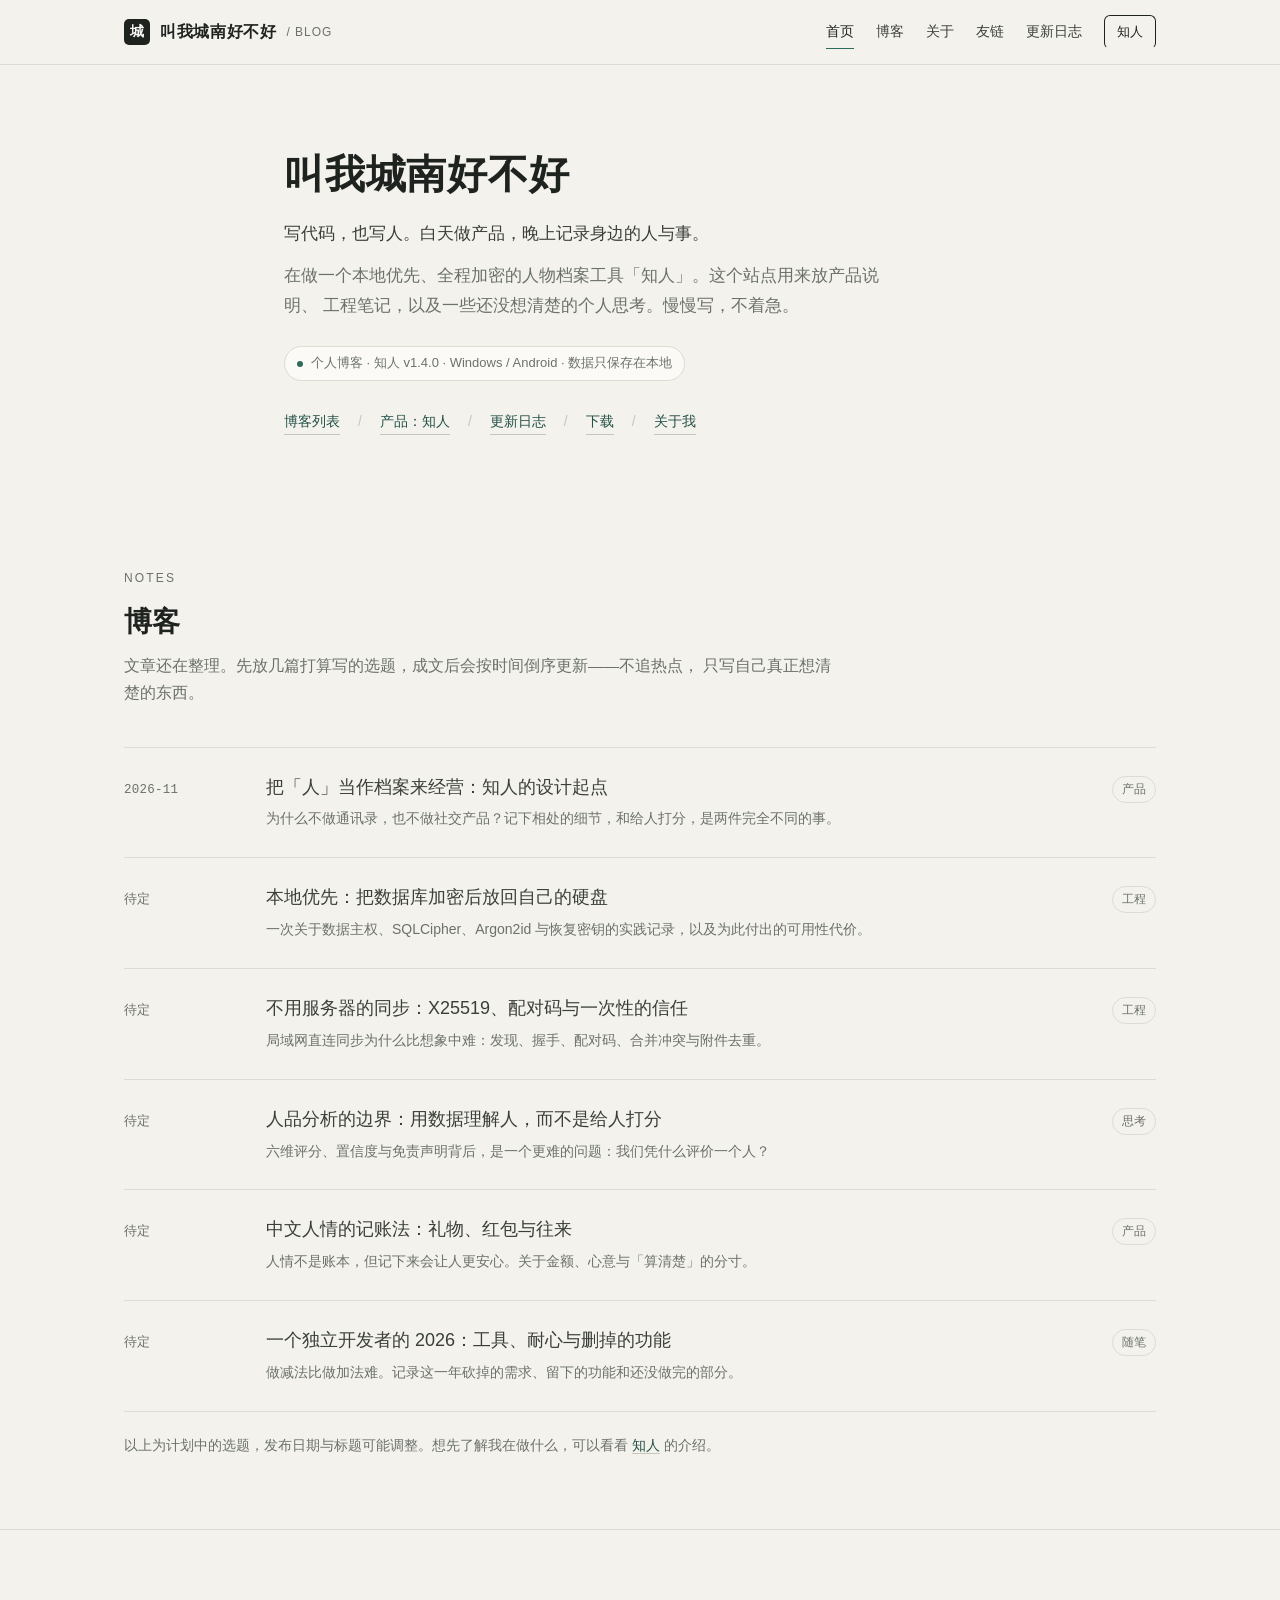
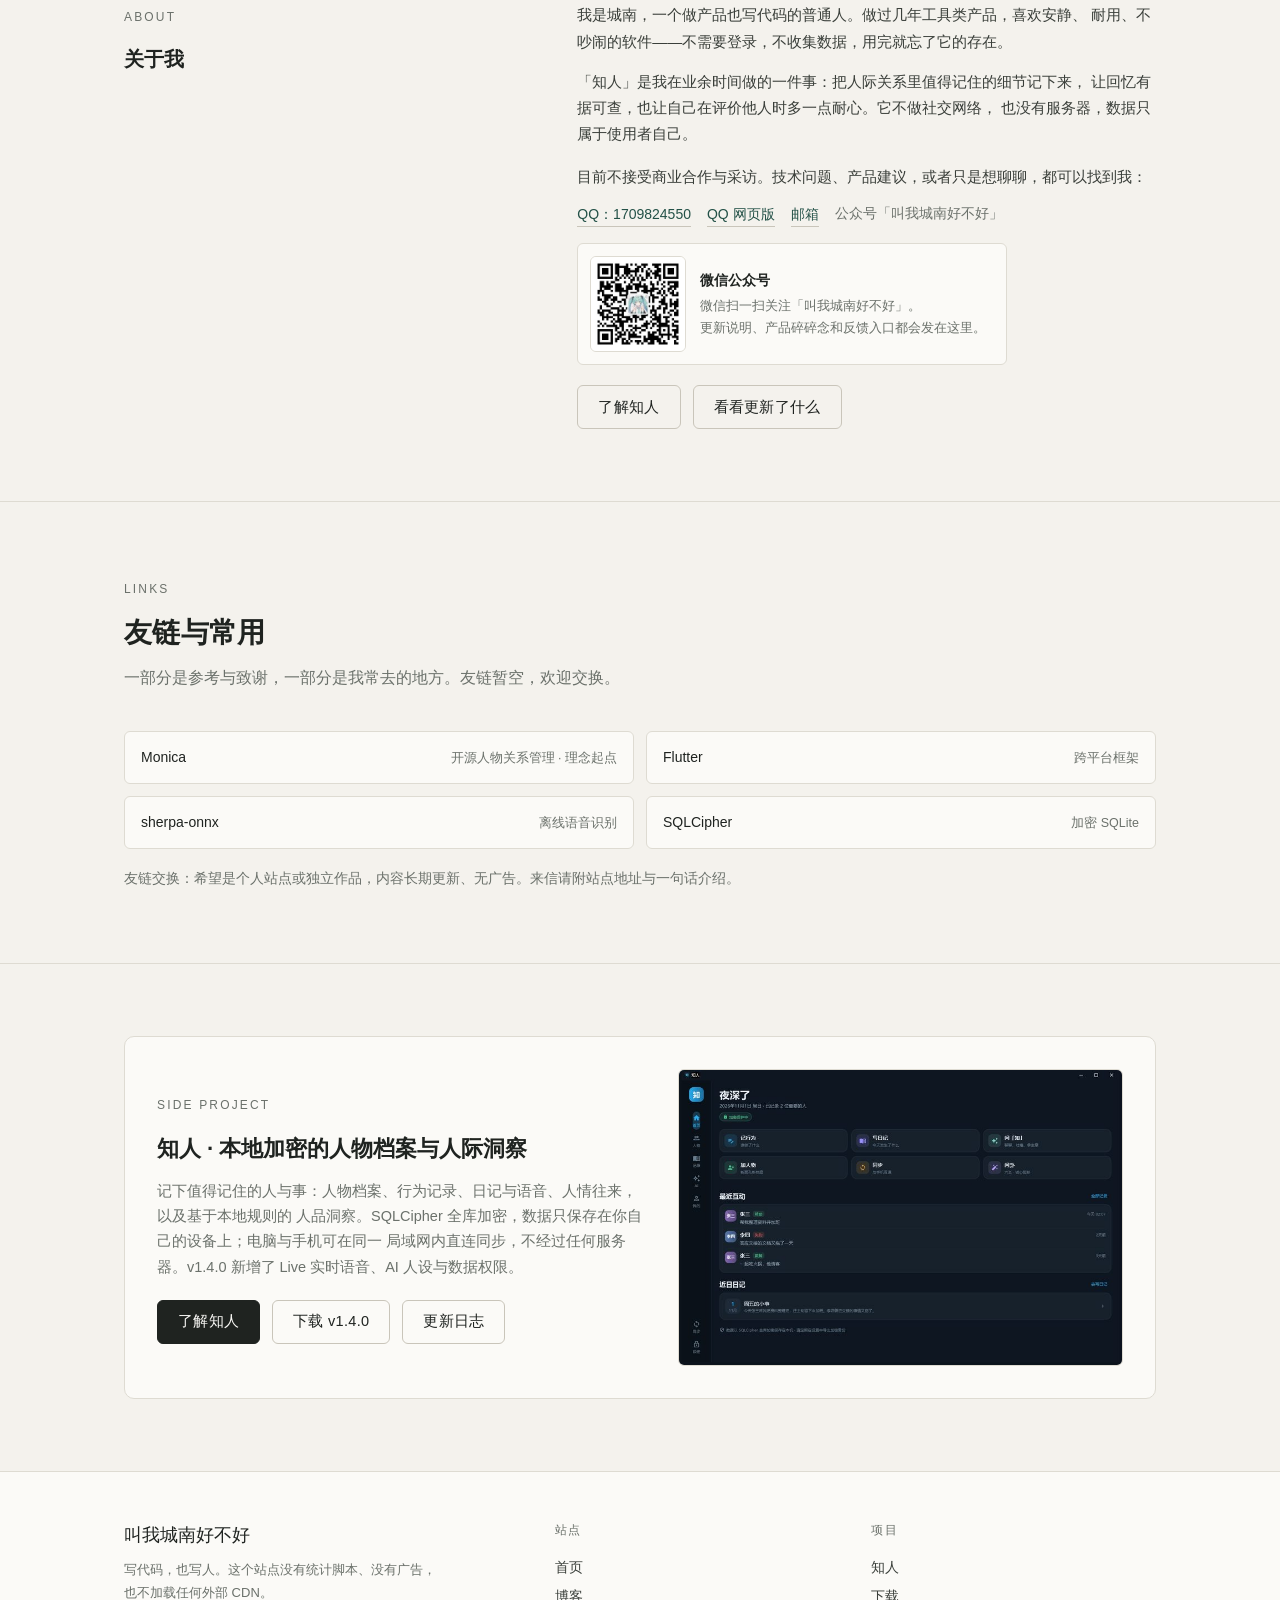
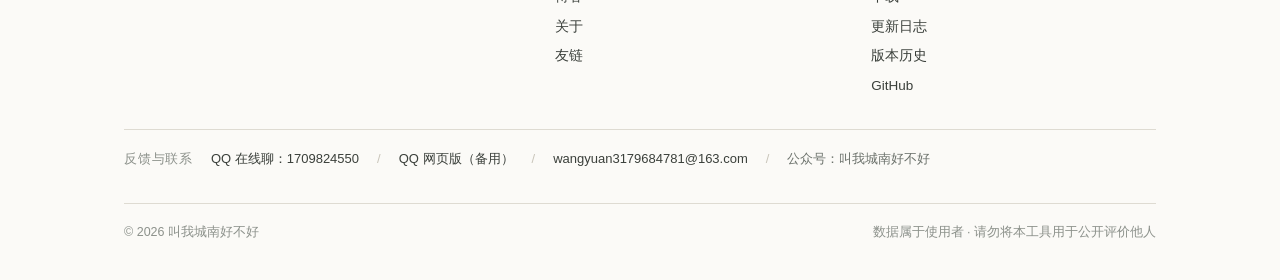
<file: site/index.html>
<!DOCTYPE html>
<html lang="zh-CN">
<head>
  <meta charset="utf-8">
  <meta name="viewport" content="width=device-width, initial-scale=1">
  <title>叫我城南好不好 · 写代码，也写人</title>
  <meta name="description" content="叫我城南好不好：独立开发者的个人站点。正在做本地优先、全程加密的人物档案工具「知人」，这里记录产品设计、工程取舍与个人思考。">
  <meta name="theme-color" content="#f4f2ed">
  <link rel="icon" href="assets/img/favicon.svg" type="image/svg+xml">
  <link rel="stylesheet" href="assets/css/site.css">
</head>
<body>
  <a class="skip-link" href="#main">跳到正文</a>

  <header class="site-header">
    <div class="container header-inner">
      <a class="brand" href="index.html">
        <span class="brand-mark" aria-hidden="true">城</span>
        <span>叫我城南好不好</span>
        <small>/ BLOG</small>
      </a>
      <nav class="nav" id="site-nav" aria-label="主导航">
        <a href="index.html" class="is-active">首页</a>
        <a href="#posts">博客</a>
        <a href="#about">关于</a>
        <a href="#links">友链</a>
        <a href="zhiren/changelog/">更新日志</a>
        <a href="zhiren/" class="nav-cta">知人</a>
      </nav>
      <button class="nav-toggle" type="button" data-nav-toggle aria-controls="site-nav" aria-expanded="false" aria-label="打开导航">≡</button>
    </div>
  </header>

  <main id="main">
    <!-- 开场 -->
    <section class="blog-hero">
      <div class="container container-narrow">
        <h1>叫我城南好不好</h1>
        <p class="lead">写代码，也写人。白天做产品，晚上记录身边的人与事。</p>
        <p class="lead" style="margin-top: 12px; color: var(--muted);">
          在做一个本地优先、全程加密的人物档案工具「知人」。这个站点用来放产品说明、
          工程笔记，以及一些还没想清楚的个人思考。慢慢写，不着急。
        </p>
        <div class="status-line">
          <span class="status-dot" aria-hidden="true"></span>
          个人博客 · 知人 v1.4.0 · Windows / Android · 数据只保存在本地
        </div>
        <div class="hero-links">
          <a class="text-link" href="#posts">博客列表</a>
          <span aria-hidden="true">/</span>
          <a class="text-link" href="zhiren/">产品：知人</a>
          <span aria-hidden="true">/</span>
          <a class="text-link" href="zhiren/changelog/">更新日志</a>
          <span aria-hidden="true">/</span>
          <a class="text-link" href="zhiren/download/">下载</a>
          <span aria-hidden="true">/</span>
          <a class="text-link" href="#about">关于我</a>
        </div>
      </div>
    </section>

    <!-- 博客列表（占位） -->
    <section class="section" id="posts">
      <div class="container">
        <div class="section-head">
          <span class="eyebrow">Notes</span>
          <h2 class="section-title">博客</h2>
          <p class="section-desc">
            文章还在整理。先放几篇打算写的选题，成文后会按时间倒序更新——不追热点，
            只写自己真正想清楚的东西。
          </p>
        </div>

        <div class="post-list">
          <article class="post-row is-placeholder">
            <div class="post-date">2026-11</div>
            <div class="post-main">
              <h3 class="post-title">把「人」当作档案来经营：知人的设计起点</h3>
              <p class="post-excerpt">
                为什么不做通讯录，也不做社交产品？记下相处的细节，和给人打分，是两件完全不同的事。
              </p>
            </div>
            <span class="post-tag">产品</span>
          </article>

          <article class="post-row is-placeholder">
            <div class="post-date">待定</div>
            <div class="post-main">
              <h3 class="post-title">本地优先：把数据库加密后放回自己的硬盘</h3>
              <p class="post-excerpt">
                一次关于数据主权、SQLCipher、Argon2id 与恢复密钥的实践记录，以及为此付出的可用性代价。
              </p>
            </div>
            <span class="post-tag">工程</span>
          </article>

          <article class="post-row is-placeholder">
            <div class="post-date">待定</div>
            <div class="post-main">
              <h3 class="post-title">不用服务器的同步：X25519、配对码与一次性的信任</h3>
              <p class="post-excerpt">
                局域网直连同步为什么比想象中难：发现、握手、配对码、合并冲突与附件去重。
              </p>
            </div>
            <span class="post-tag">工程</span>
          </article>

          <article class="post-row is-placeholder">
            <div class="post-date">待定</div>
            <div class="post-main">
              <h3 class="post-title">人品分析的边界：用数据理解人，而不是给人打分</h3>
              <p class="post-excerpt">
                六维评分、置信度与免责声明背后，是一个更难的问题：我们凭什么评价一个人？
              </p>
            </div>
            <span class="post-tag">思考</span>
          </article>

          <article class="post-row is-placeholder">
            <div class="post-date">待定</div>
            <div class="post-main">
              <h3 class="post-title">中文人情的记账法：礼物、红包与往来</h3>
              <p class="post-excerpt">
                人情不是账本，但记下来会让人更安心。关于金额、心意与「算清楚」的分寸。
              </p>
            </div>
            <span class="post-tag">产品</span>
          </article>

          <article class="post-row is-placeholder">
            <div class="post-date">待定</div>
            <div class="post-main">
              <h3 class="post-title">一个独立开发者的 2026：工具、耐心与删掉的功能</h3>
              <p class="post-excerpt">
                做减法比做加法难。记录这一年砍掉的需求、留下的功能和还没做完的部分。
              </p>
            </div>
            <span class="post-tag">随笔</span>
          </article>
        </div>

        <p class="small muted" style="margin-top: 22px;">
          以上为计划中的选题，发布日期与标题可能调整。想先了解我在做什么，可以看看
          <a class="text-link" href="zhiren/">知人</a> 的介绍。
        </p>
      </div>
    </section>

    <!-- 关于 -->
    <section class="section" id="about">
      <div class="container">
        <div class="about-block">
          <div>
            <span class="eyebrow">About</span>
            <h3>关于我</h3>
          </div>
          <div>
            <p>
              我是城南，一个做产品也写代码的普通人。做过几年工具类产品，喜欢安静、
              耐用、不吵闹的软件——不需要登录，不收集数据，用完就忘了它的存在。
            </p>
            <p>
              「知人」是我在业余时间做的一件事：把人际关系里值得记住的细节记下来，
              让回忆有据可查，也让自己在评价他人时多一点耐心。它不做社交网络，
              也没有服务器，数据只属于使用者自己。
            </p>
            <p class="muted small" style="margin-top: 16px;">
              目前不接受商业合作与采访。技术问题、产品建议，或者只是想聊聊，都可以找到我：
            </p>
            <div class="contact-inline">
              <a href="tencent://message/?uin=1709824550&amp;Site=qq&amp;Menu=yes" rel="noopener">QQ：1709824550</a>
              <a href="http://wpa.qq.com/msgrd?v=1&amp;uin=1709824550&amp;site=qq&amp;menu=yes" rel="noopener">QQ 网页版</a>
              <a href="mailto:wangyuan3179684781@163.com">邮箱</a>
              <span class="muted small">公众号「叫我城南好不好」</span>
            </div>
            <div class="wechat-card">
              <img src="assets/img/wechat-qr.jpg" alt="微信公众号「叫我城南好不好」二维码" width="96" height="96" loading="lazy">
              <div class="wechat-meta">
                <strong>微信公众号</strong>
                微信扫一扫关注「叫我城南好不好」。<br>
                更新说明、产品碎碎念和反馈入口都会发在这里。
              </div>
            </div>
            <div class="btn-group" style="margin-top: 20px;">
              <a class="btn btn-ghost" href="zhiren/">了解知人</a>
              <a class="btn btn-ghost" href="zhiren/changelog/">看看更新了什么</a>
            </div>
          </div>
        </div>
      </div>
    </section>

    <!-- 友链 -->
    <section class="section" id="links">
      <div class="container">
        <div class="section-head">
          <span class="eyebrow">Links</span>
          <h2 class="section-title">友链与常用</h2>
          <p class="section-desc">一部分是参考与致谢，一部分是我常去的地方。友链暂空，欢迎交换。</p>
        </div>
        <div class="links-list">
          <a class="link-card" href="https://github.com/monicahq/monica" rel="noopener">
            Monica<span>开源人物关系管理 · 理念起点</span>
          </a>
          <a class="link-card" href="https://flutter.dev" rel="noopener">
            Flutter<span>跨平台框架</span>
          </a>
          <a class="link-card" href="https://github.com/k2-fsa/sherpa-onnx" rel="noopener">
            sherpa-onnx<span>离线语音识别</span>
          </a>
          <a class="link-card" href="https://www.sqlcipher.net" rel="noopener">
            SQLCipher<span>加密 SQLite</span>
          </a>
        </div>
        <p class="small muted" style="margin-top: 18px;">
          友链交换：希望是个人站点或独立作品，内容长期更新、无广告。来信请附站点地址与一句话介绍。
        </p>
      </div>
    </section>

    <!-- 产品卡片 -->
    <section class="section">
      <div class="container">
        <div class="product-card">
          <div>
            <span class="eyebrow">Side Project</span>
            <h3>知人 · 本地加密的人物档案与人际洞察</h3>
            <p>
              记下值得记住的人与事：人物档案、行为记录、日记与语音、人情往来，以及基于本地规则的
              人品洞察。SQLCipher 全库加密，数据只保存在你自己的设备上；电脑与手机可在同一
              局域网内直连同步，不经过任何服务器。v1.4.0 新增了 Live 实时语音、AI 人设与数据权限。
            </p>
            <div class="btn-group">
              <a class="btn" href="zhiren/">了解知人</a>
              <a class="btn btn-ghost" href="zhiren/download/">下载 v1.4.0</a>
              <a class="btn btn-ghost" href="zhiren/changelog/">更新日志</a>
            </div>
          </div>
          <div class="product-shot">
            <img src="assets/img/home.jpg" alt="知人桌面端首页：夜间模式的记录与快捷操作" width="800" height="533" loading="lazy">
          </div>
        </div>
      </div>
    </section>
  </main>

  <footer class="site-footer">
    <div class="container">
      <div class="footer-grid">
        <div>
          <div class="footer-brand">叫我城南好不好</div>
          <p class="footer-desc">
            写代码，也写人。这个站点没有统计脚本、没有广告，也不加载任何外部 CDN。
          </p>
        </div>
        <div class="footer-col">
          <h4>站点</h4>
          <a href="index.html">首页</a>
          <a href="#posts">博客</a>
          <a href="#about">关于</a>
          <a href="#links">友链</a>
        </div>
        <div class="footer-col">
          <h4>项目</h4>
          <a href="zhiren/">知人</a>
          <a href="zhiren/download/">下载</a>
          <a href="zhiren/changelog/">更新日志</a>
          <a href="zhiren/download/#history">版本历史</a>
          <a href="https://github.com/wy0922/zhiren" rel="noopener">GitHub</a>
        </div>
      </div>
      <div class="footer-contact">
        <span class="label">反馈与联系</span>
        <a href="tencent://message/?uin=1709824550&amp;Site=qq&amp;Menu=yes" rel="noopener">QQ 在线聊：1709824550</a>
        <span class="sep" aria-hidden="true">/</span>
        <a href="http://wpa.qq.com/msgrd?v=1&amp;uin=1709824550&amp;site=qq&amp;menu=yes" rel="noopener">QQ 网页版（备用）</a>
        <span class="sep" aria-hidden="true">/</span>
        <a href="mailto:wangyuan3179684781@163.com">wangyuan3179684781@163.com</a>
        <span class="sep" aria-hidden="true">/</span>
        <span class="wechat">公众号：叫我城南好不好</span>
      </div>
      <div class="footer-bottom">
        <span>© <span data-year>2026</span> 叫我城南好不好</span>
        <span>数据属于使用者 · 请勿将本工具用于公开评价他人</span>
      </div>
    </div>
  </footer>

  <script src="assets/js/site.js"></script>
</body>
</html>
</file>
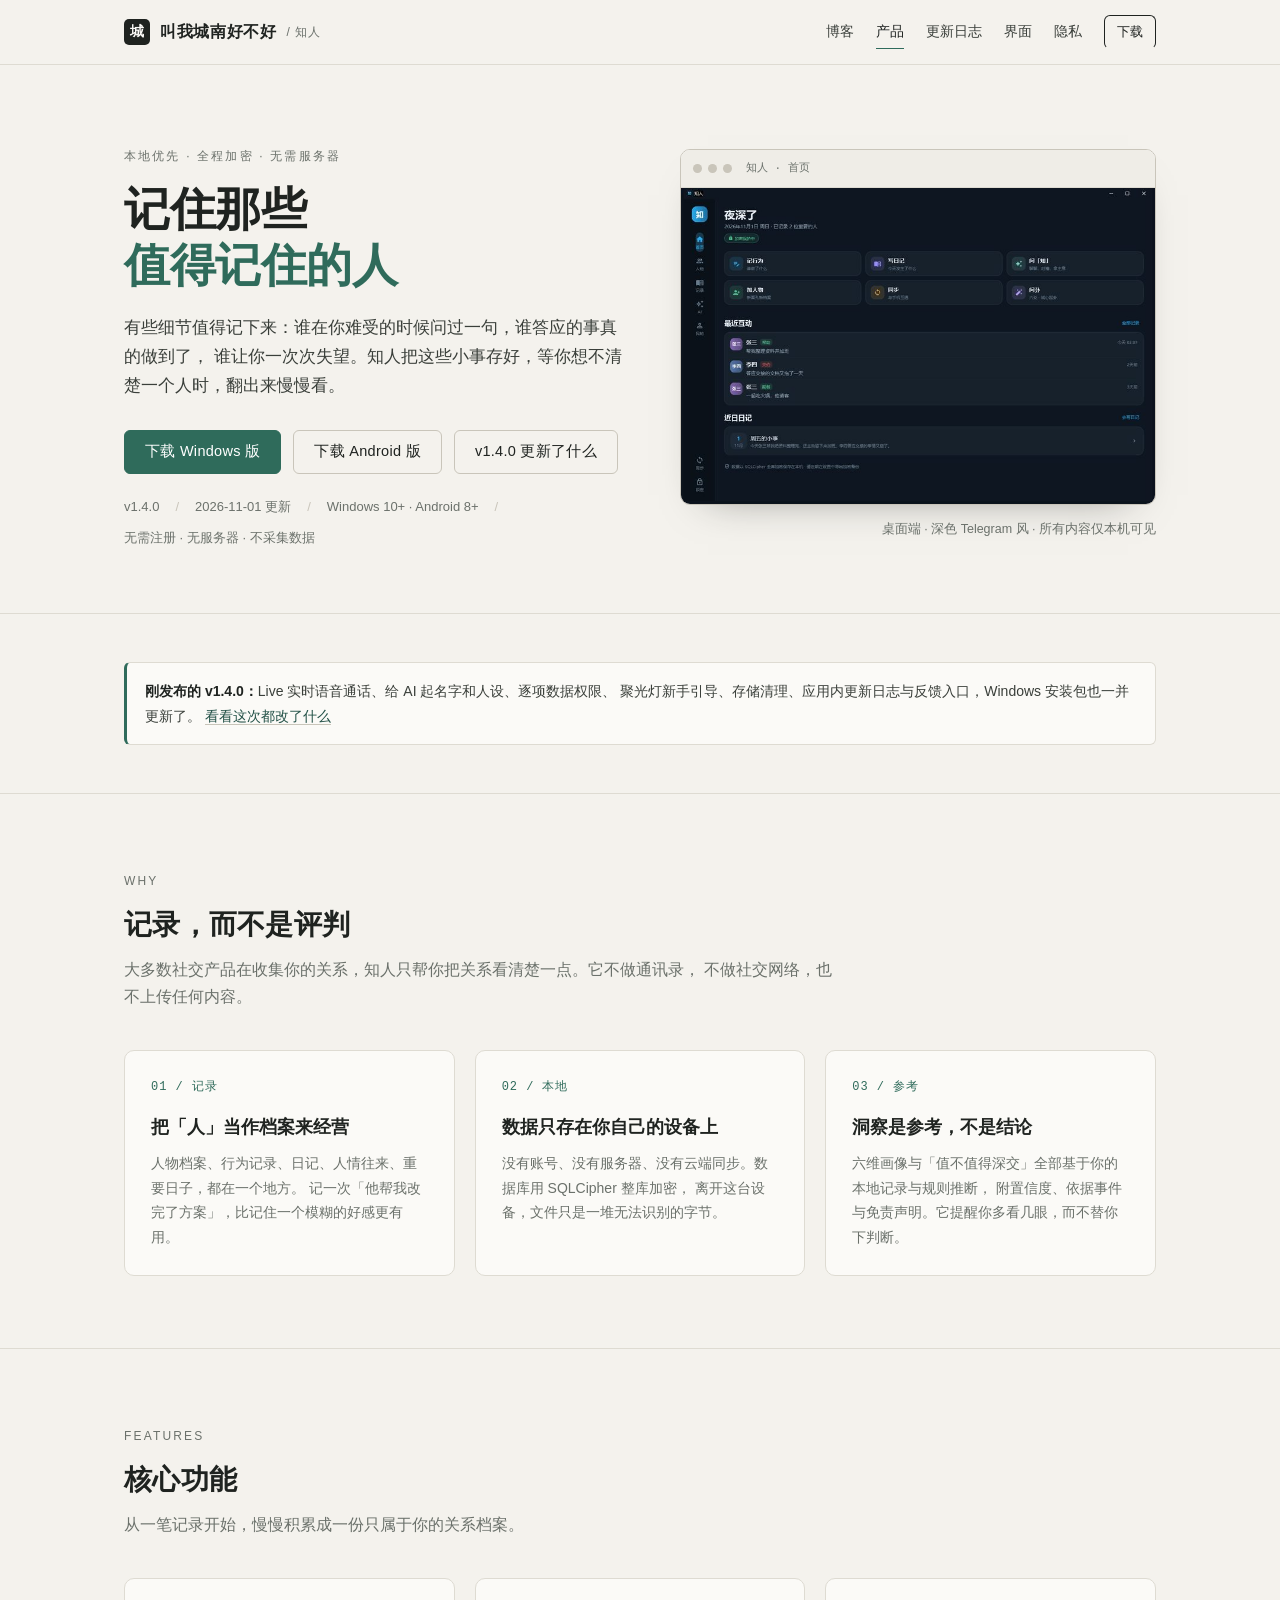
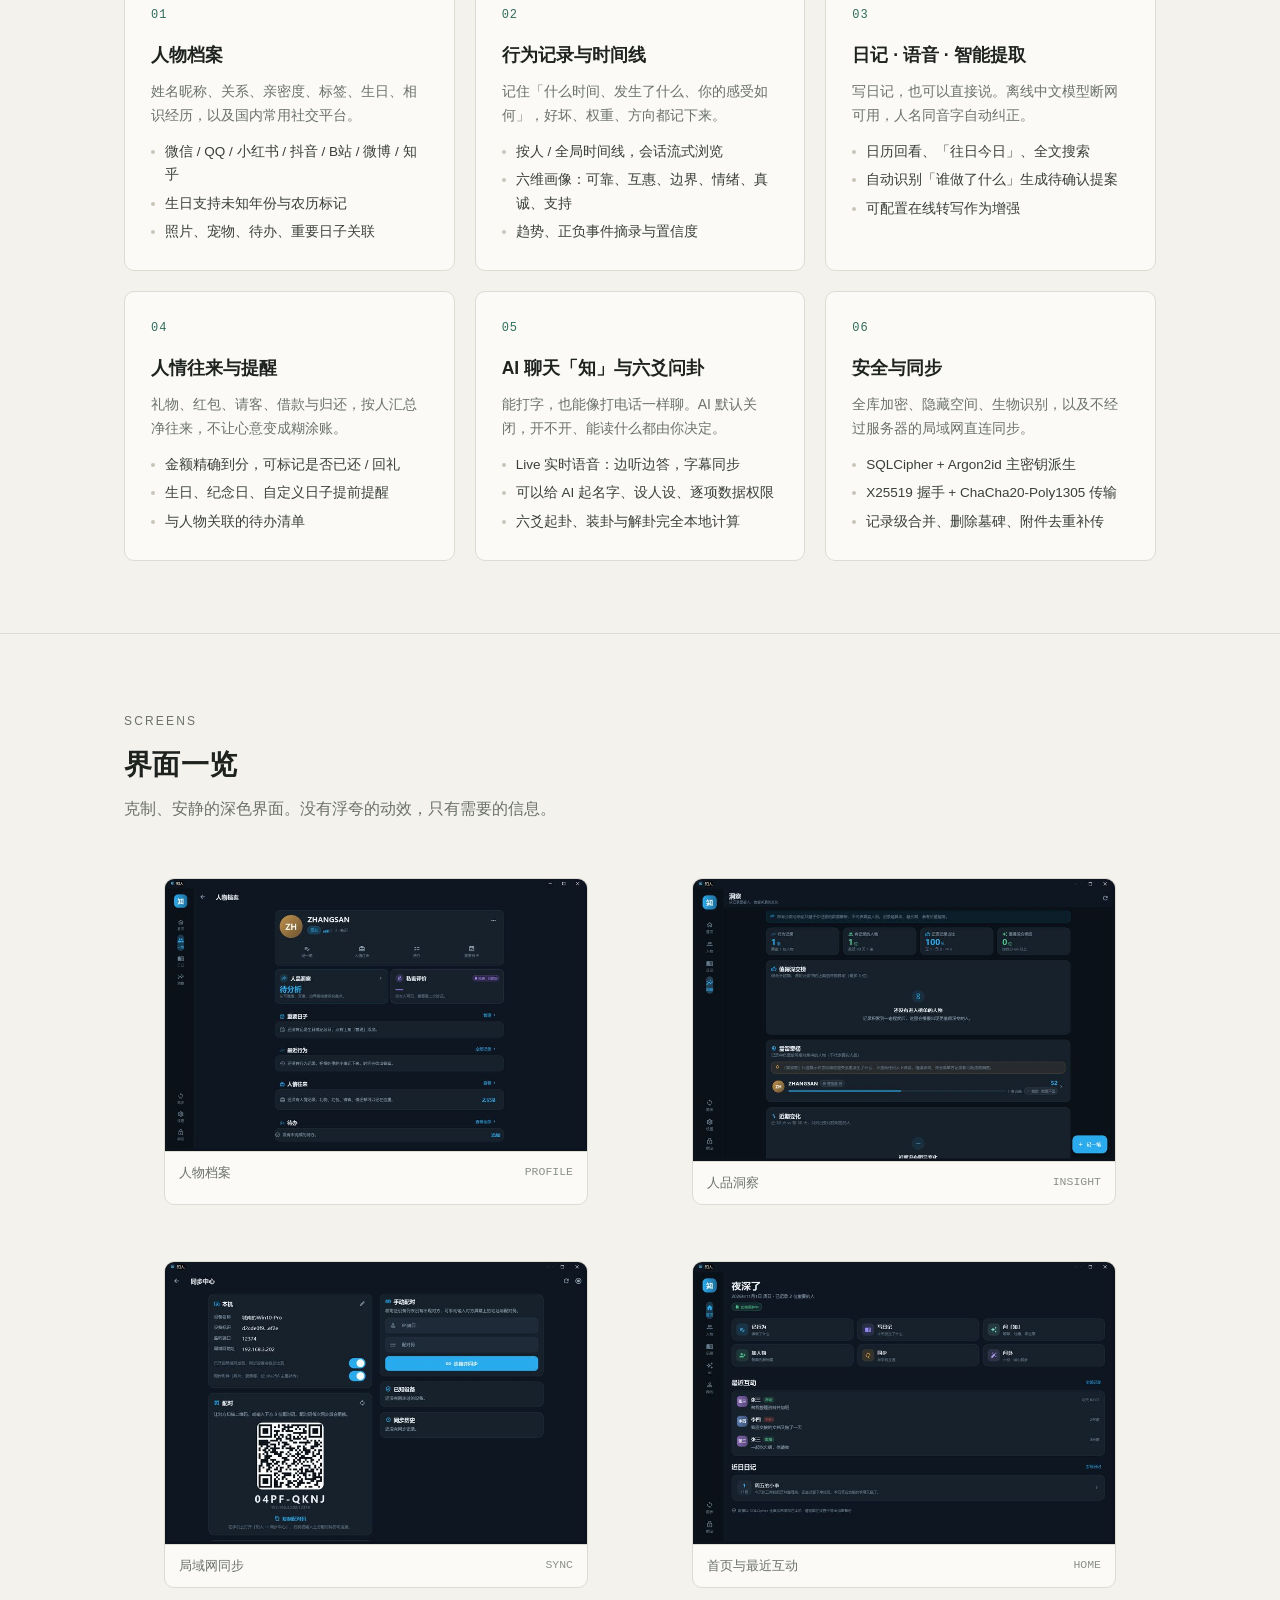
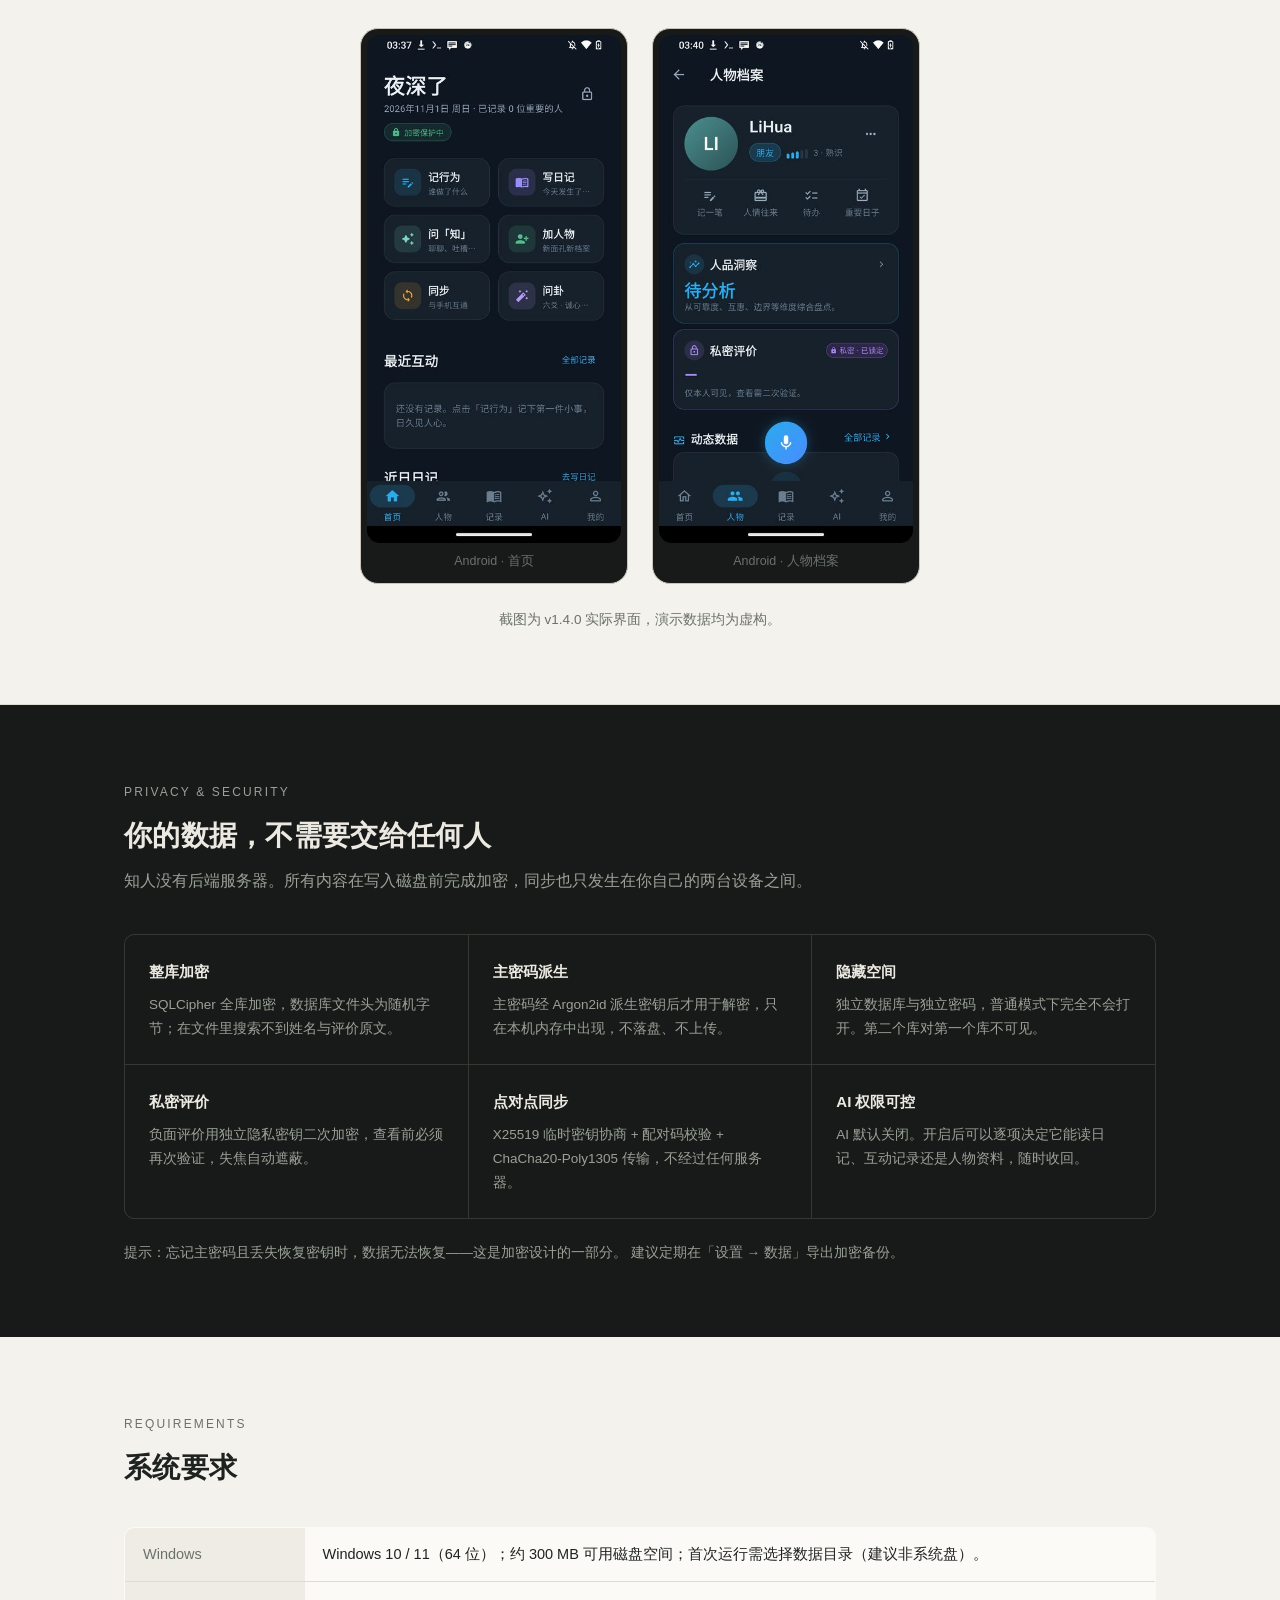
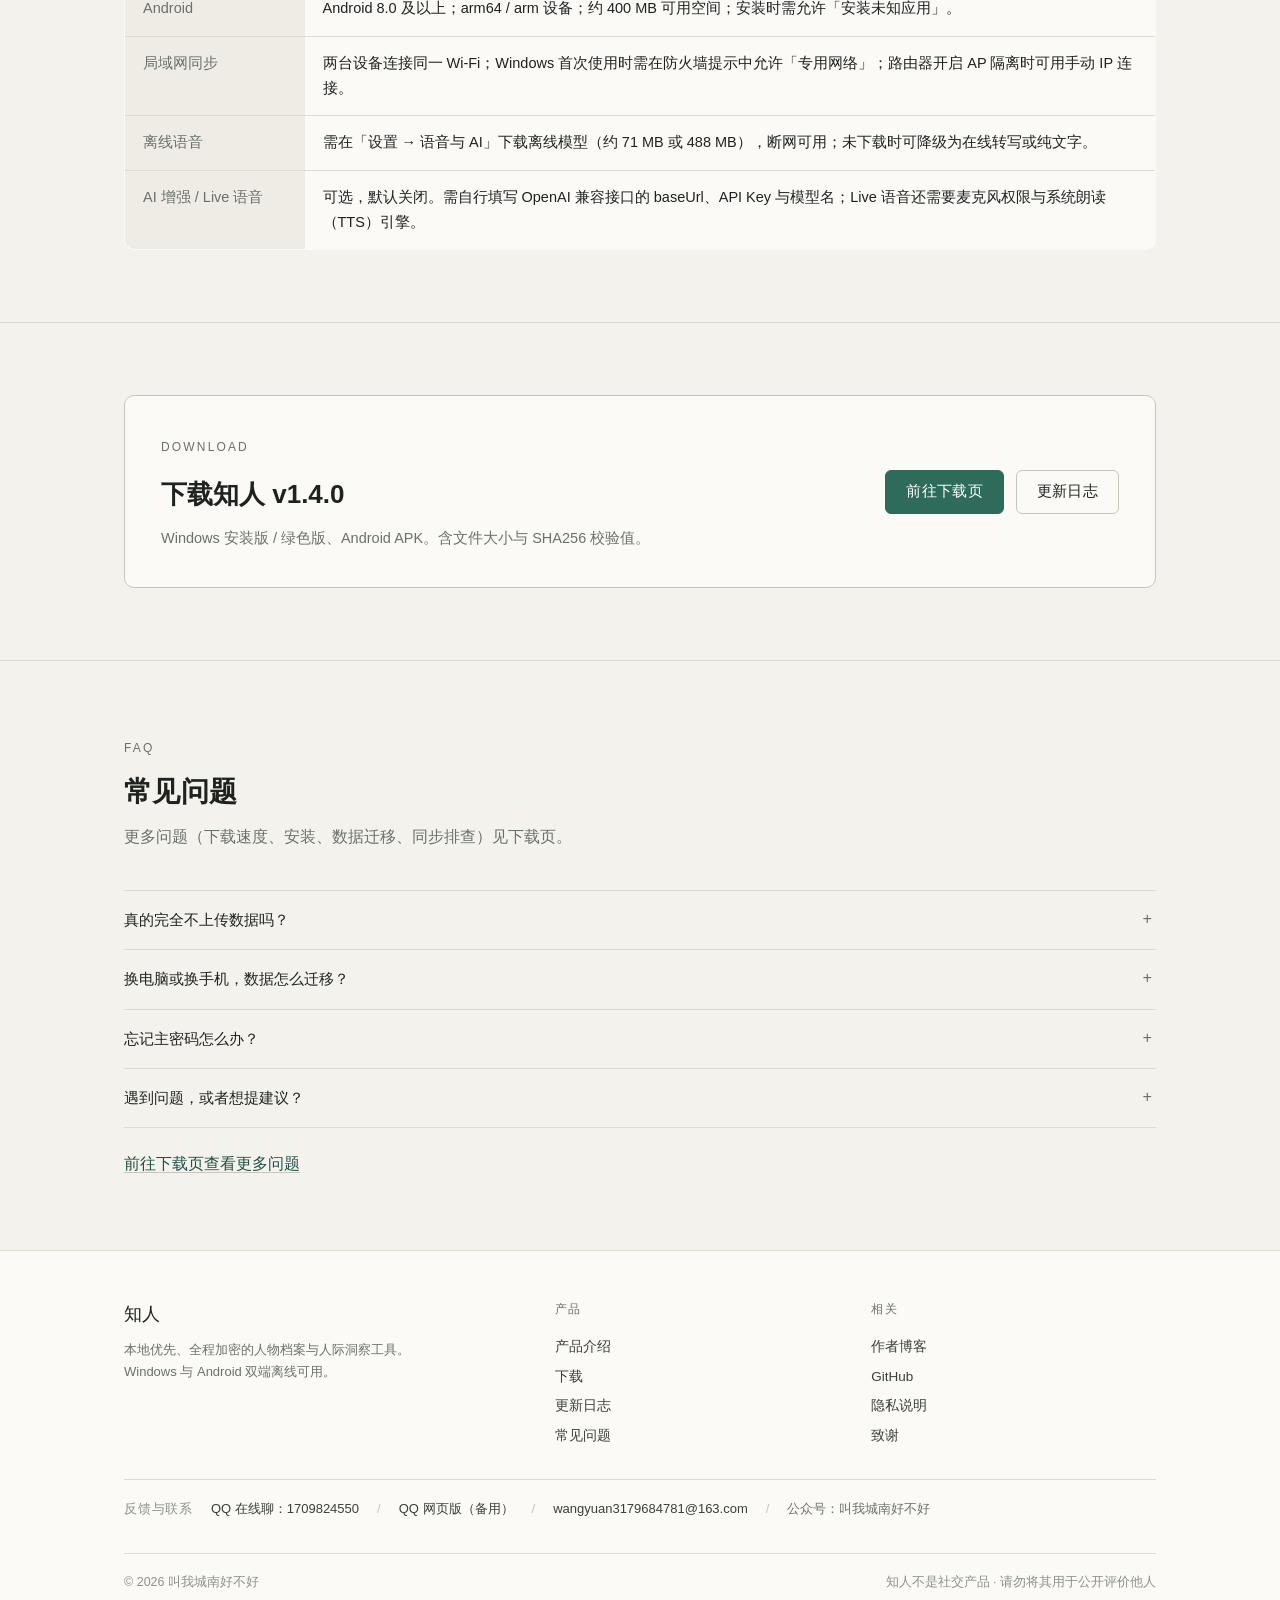
<file: site/zhiren/index.html>
<!DOCTYPE html>
<html lang="zh-CN">
<head>
  <meta charset="utf-8">
  <meta name="viewport" content="width=device-width, initial-scale=1">
  <title>知人 v1.4.0 · 本地加密的人物档案与人际洞察</title>
  <meta name="description" content="知人是一款本地优先、全程加密的人物档案与人际洞察工具。记下值得记住的人与事：人物档案、行为记录、日记语音、人情往来与本地洞察；SQLCipher 全库加密，Windows 与 Android 局域网直连同步，不经过任何服务器。">
  <meta name="theme-color" content="#f4f2ed">
  <link rel="icon" href="../assets/img/favicon.svg" type="image/svg+xml">
  <link rel="stylesheet" href="../assets/css/site.css">
</head>
<body>
  <a class="skip-link" href="#main">跳到正文</a>

  <header class="site-header">
    <div class="container header-inner">
      <a class="brand" href="../index.html">
        <span class="brand-mark" aria-hidden="true">城</span>
        <span>叫我城南好不好</span>
        <small>/ 知人</small>
      </a>
      <nav class="nav" id="site-nav" aria-label="主导航">
        <a href="../index.html">博客</a>
        <a href="index.html" class="is-active">产品</a>
        <a href="changelog/">更新日志</a>
        <a href="#screens">界面</a>
        <a href="#security">隐私</a>
        <a href="download/" class="nav-cta">下载</a>
      </nav>
      <button class="nav-toggle" type="button" data-nav-toggle aria-controls="site-nav" aria-expanded="false" aria-label="打开导航">≡</button>
    </div>
  </header>

  <main id="main">
    <!-- Hero -->
    <section class="hero">
      <div class="container hero-grid">
        <div>
          <span class="eyebrow">本地优先 · 全程加密 · 无需服务器</span>
          <h1 class="hero-title">记住那些<br><span class="accent">值得记住的人</span></h1>
          <p class="hero-lead">
            有些细节值得记下来：谁在你难受的时候问过一句，谁答应的事真的做到了，
            谁让你一次次失望。知人把这些小事存好，等你想不清楚一个人时，翻出来慢慢看。
          </p>
          <div class="hero-actions">
            <a class="btn btn-primary" href="download/">下载 Windows 版</a>
            <a class="btn btn-ghost" href="download/">下载 Android 版</a>
            <a class="btn btn-ghost" href="changelog/">v1.4.0 更新了什么</a>
          </div>
          <div class="hero-meta">
            <span>v1.4.0</span>
            <span class="dot" aria-hidden="true">/</span>
            <span>2026-11-01 更新</span>
            <span class="dot" aria-hidden="true">/</span>
            <span>Windows 10+ · Android 8+</span>
            <span class="dot" aria-hidden="true">/</span>
            <span>无需注册 · 无服务器 · 不采集数据</span>
          </div>
        </div>
        <div class="hero-visual">
          <div class="browser-frame">
            <div class="browser-bar" aria-hidden="true">
              <i></i><i></i><i></i><span>知人 · 首页</span>
            </div>
            <img src="../assets/img/home.jpg" alt="知人桌面端首页截图：夜间界面中的最近互动、快捷操作与日志" width="800" height="533" fetchpriority="high">
          </div>
          <p class="hero-note">桌面端 · 深色 Telegram 风 · 所有内容仅本机可见</p>
        </div>
      </div>
    </section>

    <!-- v1.4.0 更新提示 -->
    <section class="section section-tight">
      <div class="container">
        <div class="notice">
          <strong>刚发布的 v1.4.0：</strong>Live 实时语音通话、给 AI 起名字和人设、逐项数据权限、
          聚光灯新手引导、存储清理、应用内更新日志与反馈入口，Windows 安装包也一并更新了。
          <a class="text-link" href="changelog/">看看这次都改了什么</a>
        </div>
      </div>
    </section>

    <!-- 定位 -->
    <section class="section">
      <div class="container">
        <div class="section-head">
          <span class="eyebrow">Why</span>
          <h2 class="section-title">记录，而不是评判</h2>
          <p class="section-desc">
            大多数社交产品在收集你的关系，知人只帮你把关系看清楚一点。它不做通讯录，
            不做社交网络，也不上传任何内容。
          </p>
        </div>
        <div class="grid grid-3">
          <div class="card">
            <div class="feature-index">01 / 记录</div>
            <h3 class="feature-title">把「人」当作档案来经营</h3>
            <p class="feature-desc">
              人物档案、行为记录、日记、人情往来、重要日子，都在一个地方。
              记一次「他帮我改完了方案」，比记住一个模糊的好感更有用。
            </p>
          </div>
          <div class="card">
            <div class="feature-index">02 / 本地</div>
            <h3 class="feature-title">数据只存在你自己的设备上</h3>
            <p class="feature-desc">
              没有账号、没有服务器、没有云端同步。数据库用 SQLCipher 整库加密，
              离开这台设备，文件只是一堆无法识别的字节。
            </p>
          </div>
          <div class="card">
            <div class="feature-index">03 / 参考</div>
            <h3 class="feature-title">洞察是参考，不是结论</h3>
            <p class="feature-desc">
              六维画像与「值不值得深交」全部基于你的本地记录与规则推断，
              附置信度、依据事件与免责声明。它提醒你多看几眼，而不替你下判断。
            </p>
          </div>
        </div>
      </div>
    </section>

    <!-- 核心功能 -->
    <section class="section">
      <div class="container">
        <div class="section-head">
          <span class="eyebrow">Features</span>
          <h2 class="section-title">核心功能</h2>
          <p class="section-desc">从一笔记录开始，慢慢积累成一份只属于你的关系档案。</p>
        </div>
        <div class="grid grid-3">
          <div class="card">
            <div class="feature-index">01</div>
            <h3 class="feature-title">人物档案</h3>
            <p class="feature-desc">姓名昵称、关系、亲密度、标签、生日、相识经历，以及国内常用社交平台。</p>
            <ul class="feature-list">
              <li>微信 / QQ / 小红书 / 抖音 / B站 / 微博 / 知乎</li>
              <li>生日支持未知年份与农历标记</li>
              <li>照片、宠物、待办、重要日子关联</li>
            </ul>
          </div>
          <div class="card">
            <div class="feature-index">02</div>
            <h3 class="feature-title">行为记录与时间线</h3>
            <p class="feature-desc">记住「什么时间、发生了什么、你的感受如何」，好坏、权重、方向都记下来。</p>
            <ul class="feature-list">
              <li>按人 / 全局时间线，会话流式浏览</li>
              <li>六维画像：可靠、互惠、边界、情绪、真诚、支持</li>
              <li>趋势、正负事件摘录与置信度</li>
            </ul>
          </div>
          <div class="card">
            <div class="feature-index">03</div>
            <h3 class="feature-title">日记 · 语音 · 智能提取</h3>
            <p class="feature-desc">写日记，也可以直接说。离线中文模型断网可用，人名同音字自动纠正。</p>
            <ul class="feature-list">
              <li>日历回看、「往日今日」、全文搜索</li>
              <li>自动识别「谁做了什么」生成待确认提案</li>
              <li>可配置在线转写作为增强</li>
            </ul>
          </div>
          <div class="card">
            <div class="feature-index">04</div>
            <h3 class="feature-title">人情往来与提醒</h3>
            <p class="feature-desc">礼物、红包、请客、借款与归还，按人汇总净往来，不让心意变成糊涂账。</p>
            <ul class="feature-list">
              <li>金额精确到分，可标记是否已还 / 回礼</li>
              <li>生日、纪念日、自定义日子提前提醒</li>
              <li>与人物关联的待办清单</li>
            </ul>
          </div>
          <div class="card">
            <div class="feature-index">05</div>
            <h3 class="feature-title">AI 聊天「知」与六爻问卦</h3>
            <p class="feature-desc">能打字，也能像打电话一样聊。AI 默认关闭，开不开、能读什么都由你决定。</p>
            <ul class="feature-list">
              <li>Live 实时语音：边听边答，字幕同步</li>
              <li>可以给 AI 起名字、设人设、逐项数据权限</li>
              <li>六爻起卦、装卦与解卦完全本地计算</li>
            </ul>
          </div>
          <div class="card">
            <div class="feature-index">06</div>
            <h3 class="feature-title">安全与同步</h3>
            <p class="feature-desc">全库加密、隐藏空间、生物识别，以及不经过服务器的局域网直连同步。</p>
            <ul class="feature-list">
              <li>SQLCipher + Argon2id 主密钥派生</li>
              <li>X25519 握手 + ChaCha20-Poly1305 传输</li>
              <li>记录级合并、删除墓碑、附件去重补传</li>
            </ul>
          </div>
        </div>
      </div>
    </section>

    <!-- 截图 -->
    <section class="section" id="screens">
      <div class="container">
        <div class="section-head">
          <span class="eyebrow">Screens</span>
          <h2 class="section-title">界面一览</h2>
          <p class="section-desc">克制、安静的深色界面。没有浮夸的动效，只有需要的信息。</p>
        </div>
        <div class="shots">
          <figure class="shot">
            <img src="../assets/img/person.jpg" alt="知人人物档案页：头像、关系标签、快捷操作与档案分区" width="800" height="514" loading="lazy">
            <figcaption>人物档案 <span class="tag">PROFILE</span></figcaption>
          </figure>
          <figure class="shot">
            <img src="../assets/img/insight.jpg" alt="知人全局洞察页：六维画像、综合分与关键事件" width="800" height="533" loading="lazy">
            <figcaption>人品洞察 <span class="tag">INSIGHT</span></figcaption>
          </figure>
          <figure class="shot">
            <img src="../assets/img/sync.jpg" alt="知人同步中心：局域网设备、二维码与配对码" width="800" height="533" loading="lazy">
            <figcaption>局域网同步 <span class="tag">SYNC</span></figcaption>
          </figure>
          <figure class="shot">
            <img src="../assets/img/home.jpg" alt="知人首页：最近互动与快捷入口" width="800" height="533" loading="lazy">
            <figcaption>首页与最近互动 <span class="tag">HOME</span></figcaption>
          </figure>
        </div>
        <div class="mobile-row is-pair">
          <figure class="phone">
            <img src="../assets/img/mobile-home.jpg" alt="知人 Android 首页截图" width="420" height="840" loading="lazy">
            <figcaption>Android · 首页</figcaption>
          </figure>
          <figure class="phone">
            <img src="../assets/img/mobile-person.jpg" alt="知人 Android 人物档案截图" width="420" height="840" loading="lazy">
            <figcaption>Android · 人物档案</figcaption>
          </figure>
        </div>
        <p class="small muted center" style="margin-top: 24px;">
          截图为 v1.4.0 实际界面，演示数据均为虚构。
        </p>
      </div>
    </section>

    <!-- 隐私 -->
    <section class="section dark-band" id="security">
      <div class="container">
        <div class="section-head">
          <span class="eyebrow">Privacy &amp; Security</span>
          <h2 class="section-title">你的数据，不需要交给任何人</h2>
          <p class="section-desc">
            知人没有后端服务器。所有内容在写入磁盘前完成加密，同步也只发生在你自己的两台设备之间。
          </p>
        </div>
        <div class="privacy-grid">
          <div class="privacy-item">
            <h3>整库加密</h3>
            <p>SQLCipher 全库加密，数据库文件头为随机字节；在文件里搜索不到姓名与评价原文。</p>
          </div>
          <div class="privacy-item">
            <h3>主密码派生</h3>
            <p>主密码经 Argon2id 派生密钥后才用于解密，只在本机内存中出现，不落盘、不上传。</p>
          </div>
          <div class="privacy-item">
            <h3>隐藏空间</h3>
            <p>独立数据库与独立密码，普通模式下完全不会打开。第二个库对第一个库不可见。</p>
          </div>
          <div class="privacy-item">
            <h3>私密评价</h3>
            <p>负面评价用独立隐私密钥二次加密，查看前必须再次验证，失焦自动遮蔽。</p>
          </div>
          <div class="privacy-item">
            <h3>点对点同步</h3>
            <p>X25519 临时密钥协商 + 配对码校验 + ChaCha20-Poly1305 传输，不经过任何服务器。</p>
          </div>
          <div class="privacy-item">
            <h3>AI 权限可控</h3>
            <p>AI 默认关闭。开启后可以逐项决定它能读日记、互动记录还是人物资料，随时收回。</p>
          </div>
        </div>
        <p class="small" style="margin-top: 22px; color: var(--dark-muted);">
          提示：忘记主密码且丢失恢复密钥时，数据无法恢复——这是加密设计的一部分。
          建议定期在「设置 → 数据」导出加密备份。
        </p>
      </div>
    </section>

    <!-- 系统要求 -->
    <section class="section" id="requirements">
      <div class="container">
        <div class="section-head">
          <span class="eyebrow">Requirements</span>
          <h2 class="section-title">系统要求</h2>
        </div>
        <table class="spec-table">
          <tbody>
            <tr>
              <th scope="row">Windows</th>
              <td>Windows 10 / 11（64 位）；约 300 MB 可用磁盘空间；首次运行需选择数据目录（建议非系统盘）。</td>
            </tr>
            <tr>
              <th scope="row">Android</th>
              <td>Android 8.0 及以上；arm64 / arm 设备；约 400 MB 可用空间；安装时需允许「安装未知应用」。</td>
            </tr>
            <tr>
              <th scope="row">局域网同步</th>
              <td>两台设备连接同一 Wi-Fi；Windows 首次使用时需在防火墙提示中允许「专用网络」；路由器开启 AP 隔离时可用手动 IP 连接。</td>
            </tr>
            <tr>
              <th scope="row">离线语音</th>
              <td>需在「设置 → 语音与 AI」下载离线模型（约 71 MB 或 488 MB），断网可用；未下载时可降级为在线转写或纯文字。</td>
            </tr>
            <tr>
              <th scope="row">AI 增强 / Live 语音</th>
              <td>可选，默认关闭。需自行填写 OpenAI 兼容接口的 baseUrl、API Key 与模型名；Live 语音还需要麦克风权限与系统朗读（TTS）引擎。</td>
            </tr>
          </tbody>
        </table>
      </div>
    </section>

    <!-- 下载 CTA -->
    <section class="section">
      <div class="container">
        <div class="cta-card">
          <div>
            <span class="eyebrow">Download</span>
            <h2>下载知人 v1.4.0</h2>
            <p>Windows 安装版 / 绿色版、Android APK。含文件大小与 SHA256 校验值。</p>
          </div>
          <div class="btn-group">
            <a class="btn btn-primary" href="download/">前往下载页</a>
            <a class="btn btn-ghost" href="changelog/">更新日志</a>
          </div>
        </div>
      </div>
    </section>

    <!-- FAQ 摘要 -->
    <section class="section">
      <div class="container">
        <div class="section-head">
          <span class="eyebrow">FAQ</span>
          <h2 class="section-title">常见问题</h2>
          <p class="section-desc">更多问题（下载速度、安装、数据迁移、同步排查）见下载页。</p>
        </div>
        <div class="faq">
          <details>
            <summary>真的完全不上传数据吗？</summary>
            <div class="answer">
              是的。知人没有服务器与账号体系。只有三种情况会联网：你主动开启在线语音识别、
              开启 AI 增强（或 Live 语音）、或在局域网内进行设备同步。前两者会把对应内容发送到
              你自行配置的服务，同步则只在两台设备之间点对点加密传输。
            </div>
          </details>
          <details>
            <summary>换电脑或换手机，数据怎么迁移？</summary>
            <div class="answer">
              两种方式：在同一局域网内用「同步中心」直连同步；或在「设置 → 数据」导出
              <code>.zhiren</code> 加密备份，在新设备导入。备份文件使用独立口令加密，可跨设备还原。
            </div>
          </details>
          <details>
            <summary>忘记主密码怎么办？</summary>
            <div class="answer">
              初始化时会生成 24 位恢复密钥。用它可以重置主密码；如果恢复密钥也丢失，
              由于数据是本地端到端加密的，任何人都无法恢复——包括开发者本人。
            </div>
          </details>
          <details>
            <summary>遇到问题，或者想提建议？</summary>
            <div class="answer">
              可以直接加 QQ：<a class="text-link" href="tencent://message/?uin=1709824550&amp;Site=qq&amp;Menu=yes" rel="noopener">1709824550</a>
              （没装 QQ 可以用
              <a class="text-link" href="http://wpa.qq.com/msgrd?v=1&amp;uin=1709824550&amp;site=qq&amp;menu=yes" rel="noopener">网页版</a>），
              或发邮件到 <a class="text-link" href="mailto:wangyuan3179684781@163.com">wangyuan3179684781@163.com</a>，
              也可以在公众号「叫我城南好不好」留言。
              <div class="wechat-card">
                <img src="../assets/img/wechat-qr.jpg" alt="微信公众号「叫我城南好不好」二维码" width="96" height="96" loading="lazy">
                <div class="wechat-meta">
                  <strong>微信公众号</strong>
                  微信扫一扫关注「叫我城南好不好」，后台留言也能找到我。
                </div>
              </div>
            </div>
          </details>
        </div>
        <p style="margin-top: 22px;">
          <a class="text-link" href="download/#faq">前往下载页查看更多问题</a>
        </p>
      </div>
    </section>
  </main>

  <footer class="site-footer">
    <div class="container">
      <div class="footer-grid">
        <div>
          <div class="footer-brand">知人</div>
          <p class="footer-desc">
            本地优先、全程加密的人物档案与人际洞察工具。Windows 与 Android 双端离线可用。
          </p>
        </div>
        <div class="footer-col">
          <h4>产品</h4>
          <a href="index.html">产品介绍</a>
          <a href="download/">下载</a>
          <a href="changelog/">更新日志</a>
          <a href="download/#faq">常见问题</a>
        </div>
        <div class="footer-col">
          <h4>相关</h4>
          <a href="../index.html">作者博客</a>
          <a href="https://github.com/wy0922/zhiren" rel="noopener">GitHub</a>
          <a href="download/#privacy">隐私说明</a>
          <a href="../index.html#links">致谢</a>
        </div>
      </div>
      <div class="footer-contact">
        <span class="label">反馈与联系</span>
        <a href="tencent://message/?uin=1709824550&amp;Site=qq&amp;Menu=yes" rel="noopener">QQ 在线聊：1709824550</a>
        <span class="sep" aria-hidden="true">/</span>
        <a href="http://wpa.qq.com/msgrd?v=1&amp;uin=1709824550&amp;site=qq&amp;menu=yes" rel="noopener">QQ 网页版（备用）</a>
        <span class="sep" aria-hidden="true">/</span>
        <a href="mailto:wangyuan3179684781@163.com">wangyuan3179684781@163.com</a>
        <span class="sep" aria-hidden="true">/</span>
        <span class="wechat">公众号：叫我城南好不好</span>
      </div>
      <div class="footer-bottom">
        <span>© <span data-year>2026</span> 叫我城南好不好</span>
        <span>知人不是社交产品 · 请勿将其用于公开评价他人</span>
      </div>
    </div>
  </footer>

  <script src="../assets/js/site.js"></script>
</body>
</html>
</file>
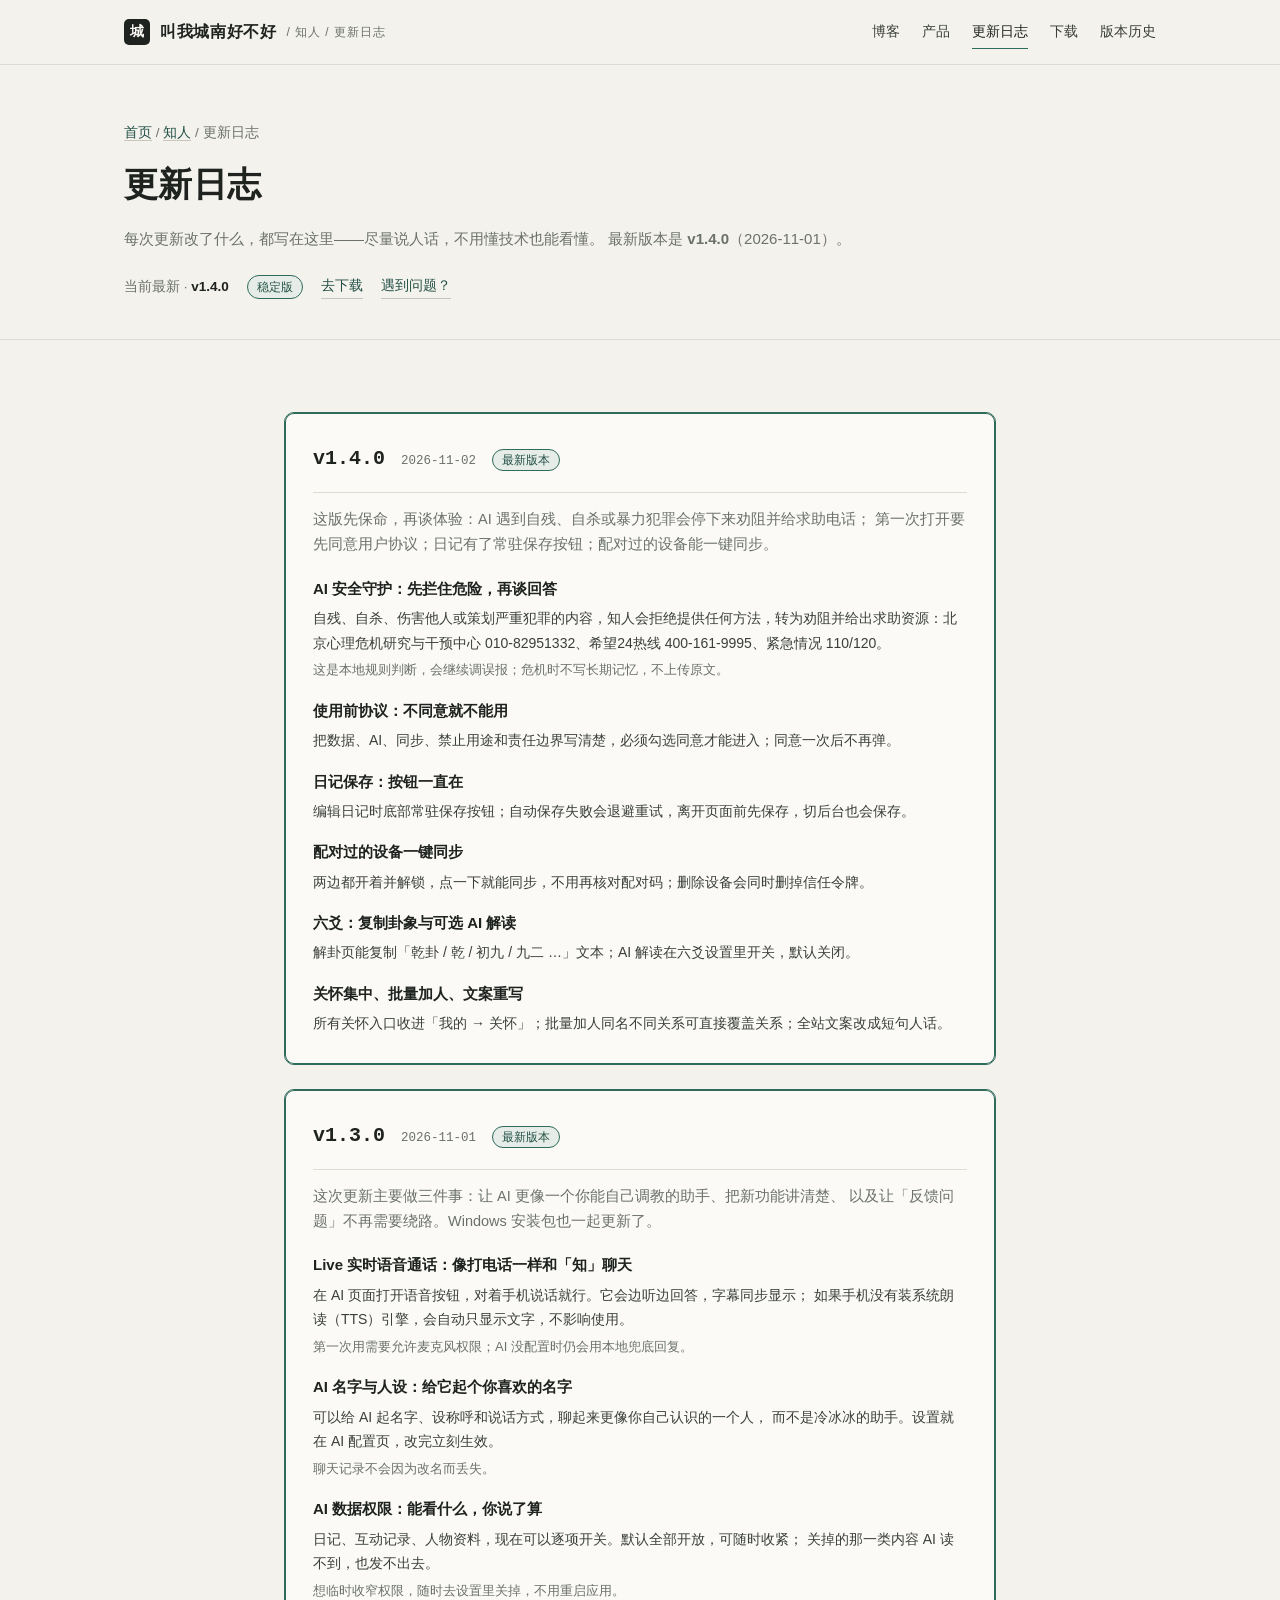
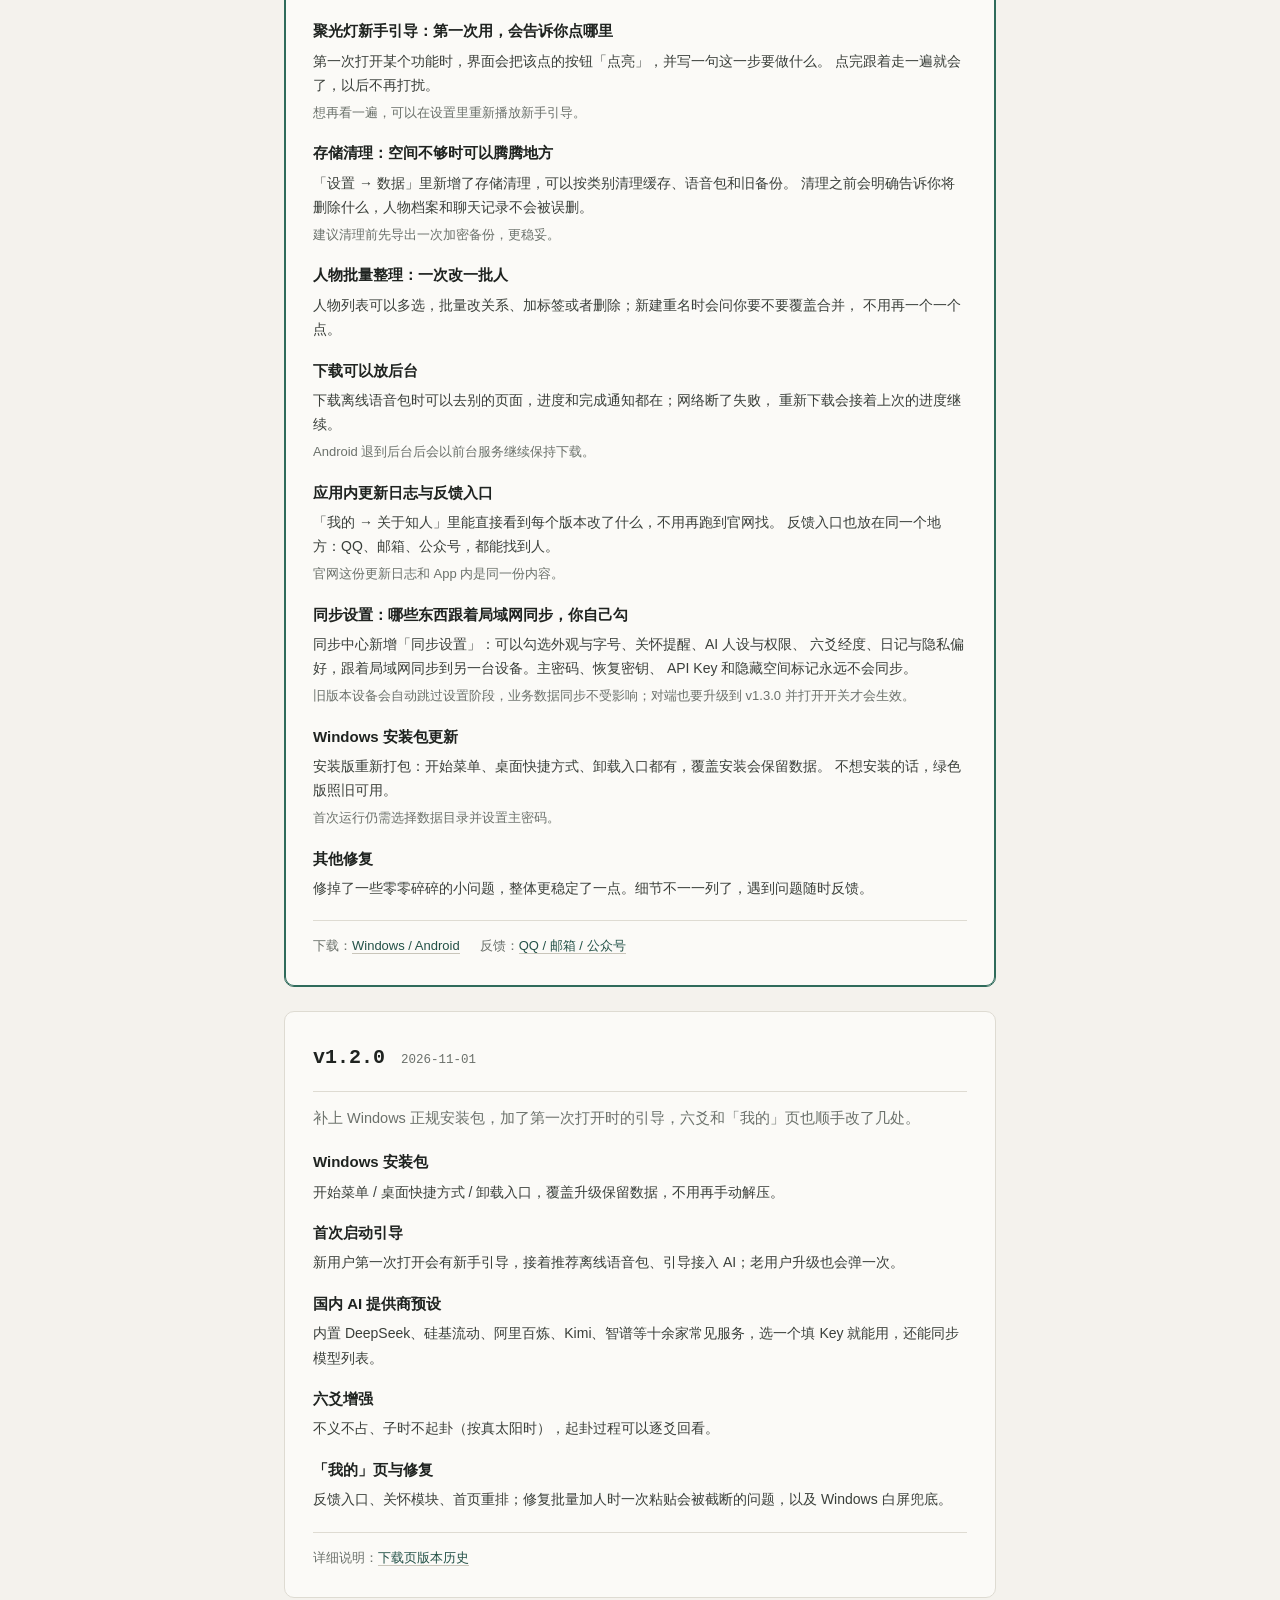
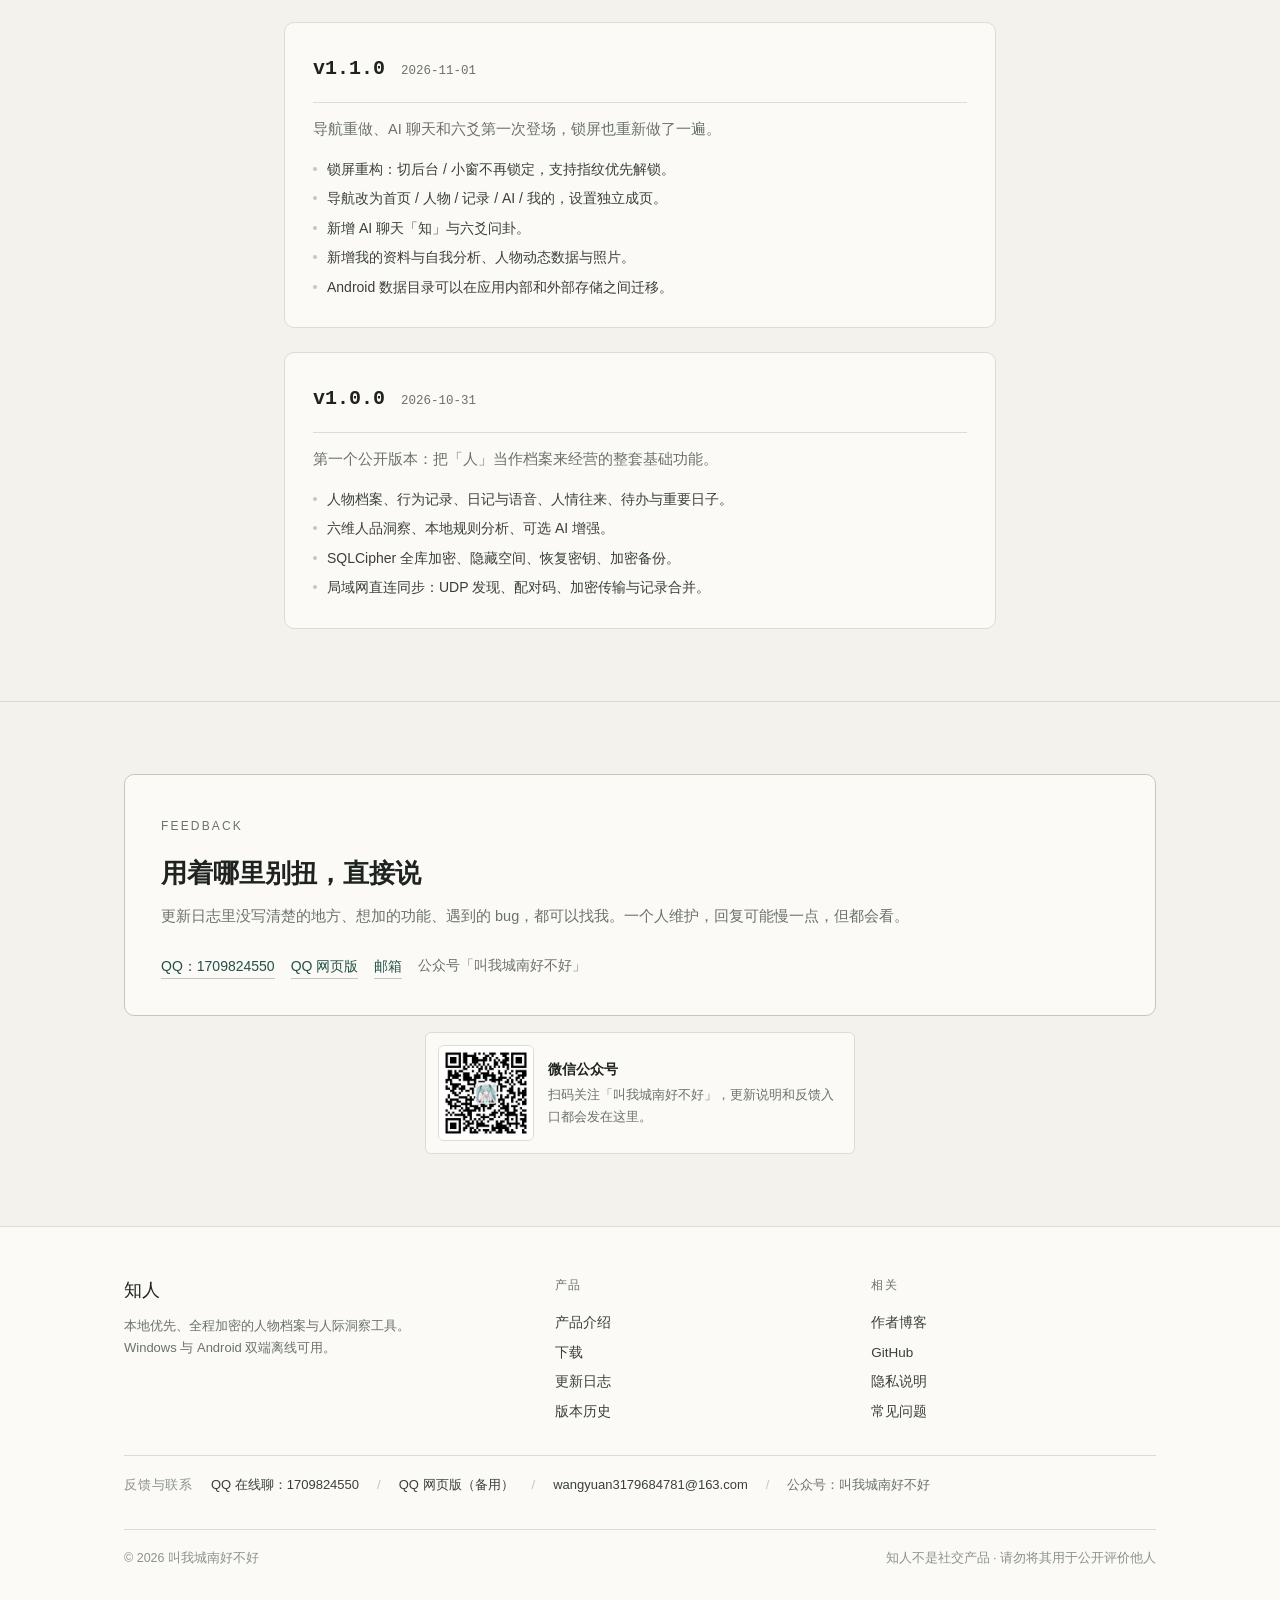
<file: site/zhiren/changelog/index.html>
<!DOCTYPE html>
<html lang="zh-CN">
<head>
  <meta charset="utf-8">
  <meta name="viewport" content="width=device-width, initial-scale=1">
  <title>知人更新日志 · 每次更新都写在这里</title>
  <meta name="description" content="知人更新日志：v1.3.0 带来 Live 实时语音通话、AI 名字与人设、逐项数据权限、聚光灯新手引导、存储清理、应用内更新日志与反馈渠道、同步设置、Windows 安装包。">
  <meta name="theme-color" content="#f4f2ed">
  <link rel="icon" href="../../assets/img/favicon.svg" type="image/svg+xml">
  <link rel="stylesheet" href="../../assets/css/site.css">
</head>
<body>
  <a class="skip-link" href="#main">跳到正文</a>

  <header class="site-header">
    <div class="container header-inner">
      <a class="brand" href="../../index.html">
        <span class="brand-mark" aria-hidden="true">城</span>
        <span>叫我城南好不好</span>
        <small>/ 知人 / 更新日志</small>
      </a>
      <nav class="nav" id="site-nav" aria-label="主导航">
        <a href="../../index.html">博客</a>
        <a href="../index.html">产品</a>
        <a href="index.html" class="is-active">更新日志</a>
        <a href="../download/">下载</a>
        <a href="../download/#history">版本历史</a>
      </nav>
      <button class="nav-toggle" type="button" data-nav-toggle aria-controls="site-nav" aria-expanded="false" aria-label="打开导航">≡</button>
    </div>
  </header>

  <main id="main">
    <section class="download-hero">
      <div class="container">
        <p class="small muted" style="margin-bottom: 10px;">
          <a class="text-link" href="../../index.html">首页</a> /
          <a class="text-link" href="../index.html">知人</a> /
          更新日志
        </p>
        <h1>更新日志</h1>
        <p class="lead">
          每次更新改了什么，都写在这里——尽量说人话，不用懂技术也能看懂。
          最新版本是 <strong>v1.4.0</strong>（2026-11-01）。
        </p>
        <div class="version-line">
          <span>当前最新 · <strong>v1.4.0</strong></span>
          <span class="badge badge-accent">稳定版</span>
          <a class="text-link" href="../download/">去下载</a>
          <a class="text-link" href="../download/#faq">遇到问题？</a>
        </div>
      </div>
    </section>

    <section class="section">
      <div class="container container-narrow">
        <div class="changelog-list">

          <!-- v1.4.0 -->
          <article class="release is-latest">
            <div class="release-head">
              <span class="version">v1.4.0</span>
              <span class="date">2026-11-02</span>
              <span class="release-tag">最新版本</span>
            </div>
            <p class="release-summary">
              这版先保命，再谈体验：AI 遇到自残、自杀或暴力犯罪会停下来劝阻并给求助电话；
              第一次打开要先同意用户协议；日记有了常驻保存按钮；配对过的设备能一键同步。
            </p>
            <div class="release-body">
              <div class="release-item">
                <h4>AI 安全守护：先拦住危险，再谈回答</h4>
                <p>自残、自杀、伤害他人或策划严重犯罪的内容，知人会拒绝提供任何方法，转为劝阻并给出求助资源：北京心理危机研究与干预中心 010-82951332、希望24热线 400-161-9995、紧急情况 110/120。</p>
                <span class="hint">这是本地规则判断，会继续调误报；危机时不写长期记忆，不上传原文。</span>
              </div>
              <div class="release-item">
                <h4>使用前协议：不同意就不能用</h4>
                <p>把数据、AI、同步、禁止用途和责任边界写清楚，必须勾选同意才能进入；同意一次后不再弹。</p>
              </div>
              <div class="release-item">
                <h4>日记保存：按钮一直在</h4>
                <p>编辑日记时底部常驻保存按钮；自动保存失败会退避重试，离开页面前先保存，切后台也会保存。</p>
              </div>
              <div class="release-item">
                <h4>配对过的设备一键同步</h4>
                <p>两边都开着并解锁，点一下就能同步，不用再核对配对码；删除设备会同时删掉信任令牌。</p>
              </div>
              <div class="release-item">
                <h4>六爻：复制卦象与可选 AI 解读</h4>
                <p>解卦页能复制「乾卦 / 乾 / 初九 / 九二 …」文本；AI 解读在六爻设置里开关，默认关闭。</p>
              </div>
              <div class="release-item">
                <h4>关怀集中、批量加人、文案重写</h4>
                <p>所有关怀入口收进「我的 → 关怀」；批量加人同名不同关系可直接覆盖关系；全站文案改成短句人话。</p>
              </div>
            </div>
          </article>
          <!-- v1.3.0 -->
          <article class="release is-latest">
            <div class="release-head">
              <span class="version">v1.3.0</span>
              <span class="date">2026-11-01</span>
              <span class="release-tag">最新版本</span>
            </div>
            <p class="release-summary">
              这次更新主要做三件事：让 AI 更像一个你能自己调教的助手、把新功能讲清楚、
              以及让「反馈问题」不再需要绕路。Windows 安装包也一起更新了。
            </p>
            <div class="release-body">
              <div class="release-item">
                <h4>Live 实时语音通话：像打电话一样和「知」聊天</h4>
                <p>
                  在 AI 页面打开语音按钮，对着手机说话就行。它会边听边回答，字幕同步显示；
                  如果手机没有装系统朗读（TTS）引擎，会自动只显示文字，不影响使用。
                </p>
                <span class="hint">第一次用需要允许麦克风权限；AI 没配置时仍会用本地兜底回复。</span>
              </div>
              <div class="release-item">
                <h4>AI 名字与人设：给它起个你喜欢的名字</h4>
                <p>
                  可以给 AI 起名字、设称呼和说话方式，聊起来更像你自己认识的一个人，
                  而不是冷冰冰的助手。设置就在 AI 配置页，改完立刻生效。
                </p>
                <span class="hint">聊天记录不会因为改名而丢失。</span>
              </div>
              <div class="release-item">
                <h4>AI 数据权限：能看什么，你说了算</h4>
                <p>
                  日记、互动记录、人物资料，现在可以逐项开关。默认全部开放，可随时收紧；
                  关掉的那一类内容 AI 读不到，也发不出去。
                </p>
                <span class="hint">想临时收窄权限，随时去设置里关掉，不用重启应用。</span>
              </div>
              <div class="release-item">
                <h4>聚光灯新手引导：第一次用，会告诉你点哪里</h4>
                <p>
                  第一次打开某个功能时，界面会把该点的按钮「点亮」，并写一句这一步要做什么。
                  点完跟着走一遍就会了，以后不再打扰。
                </p>
                <span class="hint">想再看一遍，可以在设置里重新播放新手引导。</span>
              </div>
              <div class="release-item">
                <h4>存储清理：空间不够时可以腾腾地方</h4>
                <p>
                  「设置 → 数据」里新增了存储清理，可以按类别清理缓存、语音包和旧备份。
                  清理之前会明确告诉你将删除什么，人物档案和聊天记录不会被误删。
                </p>
                <span class="hint">建议清理前先导出一次加密备份，更稳妥。</span>
              </div>
              <div class="release-item">
                <h4>人物批量整理：一次改一批人</h4>
                <p>
                  人物列表可以多选，批量改关系、加标签或者删除；新建重名时会问你要不要覆盖合并，
                  不用再一个一个点。
                </p>
              </div>
              <div class="release-item">
                <h4>下载可以放后台</h4>
                <p>
                  下载离线语音包时可以去别的页面，进度和完成通知都在；网络断了失败，
                  重新下载会接着上次的进度继续。
                </p>
                <span class="hint">Android 退到后台后会以前台服务继续保持下载。</span>
              </div>
              <div class="release-item">
                <h4>应用内更新日志与反馈入口</h4>
                <p>
                  「我的 → 关于知人」里能直接看到每个版本改了什么，不用再跑到官网找。
                  反馈入口也放在同一个地方：QQ、邮箱、公众号，都能找到人。
                </p>
                <span class="hint">官网这份更新日志和 App 内是同一份内容。</span>
              </div>
              <div class="release-item">
                <h4>同步设置：哪些东西跟着局域网同步，你自己勾</h4>
                <p>
                  同步中心新增「同步设置」：可以勾选外观与字号、关怀提醒、AI 人设与权限、
                  六爻经度、日记与隐私偏好，跟着局域网同步到另一台设备。主密码、恢复密钥、
                  API Key 和隐藏空间标记永远不会同步。
                </p>
                <span class="hint">旧版本设备会自动跳过设置阶段，业务数据同步不受影响；对端也要升级到 v1.3.0 并打开开关才会生效。</span>
              </div>
              <div class="release-item">
                <h4>Windows 安装包更新</h4>
                <p>
                  安装版重新打包：开始菜单、桌面快捷方式、卸载入口都有，覆盖安装会保留数据。
                  不想安装的话，绿色版照旧可用。
                </p>
                <span class="hint">首次运行仍需选择数据目录并设置主密码。</span>
              </div>
              <div class="release-item">
                <h4>其他修复</h4>
                <p>修掉了一些零零碎碎的小问题，整体更稳定了一点。细节不一一列了，遇到问题随时反馈。</p>
              </div>
            </div>
            <div class="release-foot">
              <span>下载：<a class="text-link" href="../download/">Windows / Android</a></span>
              <span>反馈：<a class="text-link" href="../download/#feedback">QQ / 邮箱 / 公众号</a></span>
            </div>
          </article>

          <!-- v1.2.0 -->
          <article class="release">
            <div class="release-head">
              <span class="version">v1.2.0</span>
              <span class="date">2026-11-01</span>
            </div>
            <p class="release-summary">
              补上 Windows 正规安装包，加了第一次打开时的引导，六爻和「我的」页也顺手改了几处。
            </p>
            <div class="release-body">
              <div class="release-item">
                <h4>Windows 安装包</h4>
                <p>开始菜单 / 桌面快捷方式 / 卸载入口，覆盖升级保留数据，不用再手动解压。</p>
              </div>
              <div class="release-item">
                <h4>首次启动引导</h4>
                <p>新用户第一次打开会有新手引导，接着推荐离线语音包、引导接入 AI；老用户升级也会弹一次。</p>
              </div>
              <div class="release-item">
                <h4>国内 AI 提供商预设</h4>
                <p>内置 DeepSeek、硅基流动、阿里百炼、Kimi、智谱等十余家常见服务，选一个填 Key 就能用，还能同步模型列表。</p>
              </div>
              <div class="release-item">
                <h4>六爻增强</h4>
                <p>不义不占、子时不起卦（按真太阳时），起卦过程可以逐爻回看。</p>
              </div>
              <div class="release-item">
                <h4>「我的」页与修复</h4>
                <p>反馈入口、关怀模块、首页重排；修复批量加人时一次粘贴会被截断的问题，以及 Windows 白屏兜底。</p>
              </div>
            </div>
            <div class="release-foot">
              <span>详细说明：<a class="text-link" href="../download/#history">下载页版本历史</a></span>
            </div>
          </article>

          <!-- v1.1.0 -->
          <article class="release">
            <div class="release-head">
              <span class="version">v1.1.0</span>
              <span class="date">2026-11-01</span>
            </div>
            <p class="release-summary">导航重做、AI 聊天和六爻第一次登场，锁屏也重新做了一遍。</p>
            <ul class="feature-list" style="margin-top: 14px; font-size: 14px;">
              <li>锁屏重构：切后台 / 小窗不再锁定，支持指纹优先解锁。</li>
              <li>导航改为首页 / 人物 / 记录 / AI / 我的，设置独立成页。</li>
              <li>新增 AI 聊天「知」与六爻问卦。</li>
              <li>新增我的资料与自我分析、人物动态数据与照片。</li>
              <li>Android 数据目录可以在应用内部和外部存储之间迁移。</li>
            </ul>
          </article>

          <!-- v1.0.0 -->
          <article class="release">
            <div class="release-head">
              <span class="version">v1.0.0</span>
              <span class="date">2026-10-31</span>
            </div>
            <p class="release-summary">第一个公开版本：把「人」当作档案来经营的整套基础功能。</p>
            <ul class="feature-list" style="margin-top: 14px; font-size: 14px;">
              <li>人物档案、行为记录、日记与语音、人情往来、待办与重要日子。</li>
              <li>六维人品洞察、本地规则分析、可选 AI 增强。</li>
              <li>SQLCipher 全库加密、隐藏空间、恢复密钥、加密备份。</li>
              <li>局域网直连同步：UDP 发现、配对码、加密传输与记录合并。</li>
            </ul>
          </article>
        </div>
      </div>
    </section>

    <!-- 反馈 CTA -->
    <section class="section">
      <div class="container">
        <div class="cta-card">
          <div>
            <span class="eyebrow">Feedback</span>
            <h2>用着哪里别扭，直接说</h2>
            <p>更新日志里没写清楚的地方、想加的功能、遇到的 bug，都可以找我。一个人维护，回复可能慢一点，但都会看。</p>
          </div>
          <div class="contact-inline" style="margin-top: 0;">
            <a href="tencent://message/?uin=1709824550&amp;Site=qq&amp;Menu=yes" rel="noopener">QQ：1709824550</a>
            <a href="http://wpa.qq.com/msgrd?v=1&amp;uin=1709824550&amp;site=qq&amp;menu=yes" rel="noopener">QQ 网页版</a>
            <a href="mailto:wangyuan3179684781@163.com">邮箱</a>
            <span class="muted small">公众号「叫我城南好不好」</span>
          </div>
        </div>
        <div class="wechat-card" style="margin-left: auto; margin-right: auto;">
          <img src="../../assets/img/wechat-qr.jpg" alt="微信公众号「叫我城南好不好」二维码" width="96" height="96" loading="lazy">
          <div class="wechat-meta">
            <strong>微信公众号</strong>
            扫码关注「叫我城南好不好」，更新说明和反馈入口都会发在这里。
          </div>
        </div>
      </div>
    </section>
  </main>

  <footer class="site-footer">
    <div class="container">
      <div class="footer-grid">
        <div>
          <div class="footer-brand">知人</div>
          <p class="footer-desc">本地优先、全程加密的人物档案与人际洞察工具。Windows 与 Android 双端离线可用。</p>
        </div>
        <div class="footer-col">
          <h4>产品</h4>
          <a href="../index.html">产品介绍</a>
          <a href="../download/">下载</a>
          <a href="index.html">更新日志</a>
          <a href="../download/#history">版本历史</a>
        </div>
        <div class="footer-col">
          <h4>相关</h4>
          <a href="../../index.html">作者博客</a>
          <a href="https://github.com/wy0922/zhiren" rel="noopener">GitHub</a>
          <a href="../download/#privacy">隐私说明</a>
          <a href="../download/#faq">常见问题</a>
        </div>
      </div>
      <div class="footer-contact">
        <span class="label">反馈与联系</span>
        <a href="tencent://message/?uin=1709824550&amp;Site=qq&amp;Menu=yes" rel="noopener">QQ 在线聊：1709824550</a>
        <span class="sep" aria-hidden="true">/</span>
        <a href="http://wpa.qq.com/msgrd?v=1&amp;uin=1709824550&amp;site=qq&amp;menu=yes" rel="noopener">QQ 网页版（备用）</a>
        <span class="sep" aria-hidden="true">/</span>
        <a href="mailto:wangyuan3179684781@163.com">wangyuan3179684781@163.com</a>
        <span class="sep" aria-hidden="true">/</span>
        <span class="wechat">公众号：叫我城南好不好</span>
      </div>
      <div class="footer-bottom">
        <span>© <span data-year>2026</span> 叫我城南好不好</span>
        <span>知人不是社交产品 · 请勿将其用于公开评价他人</span>
      </div>
    </div>
  </footer>

  <script src="../../assets/js/site.js"></script>
</body>
</html>
</file>
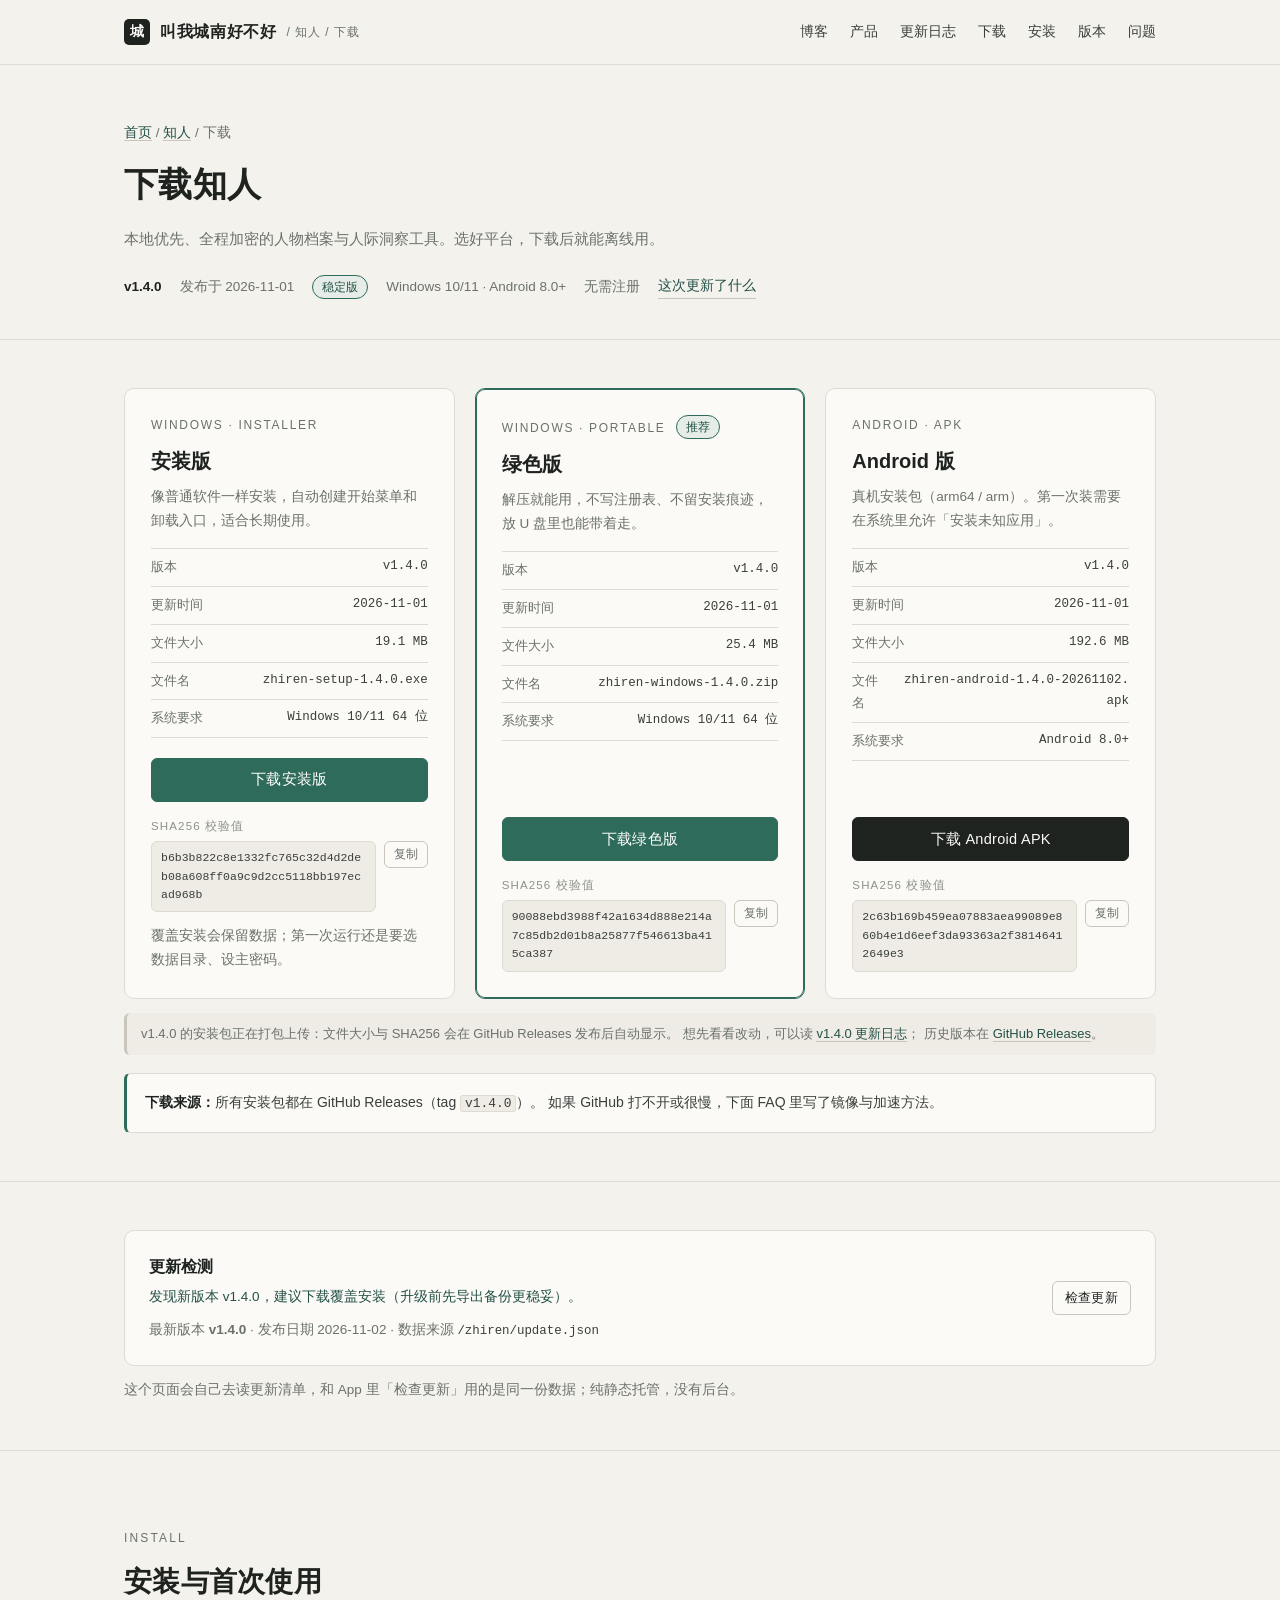
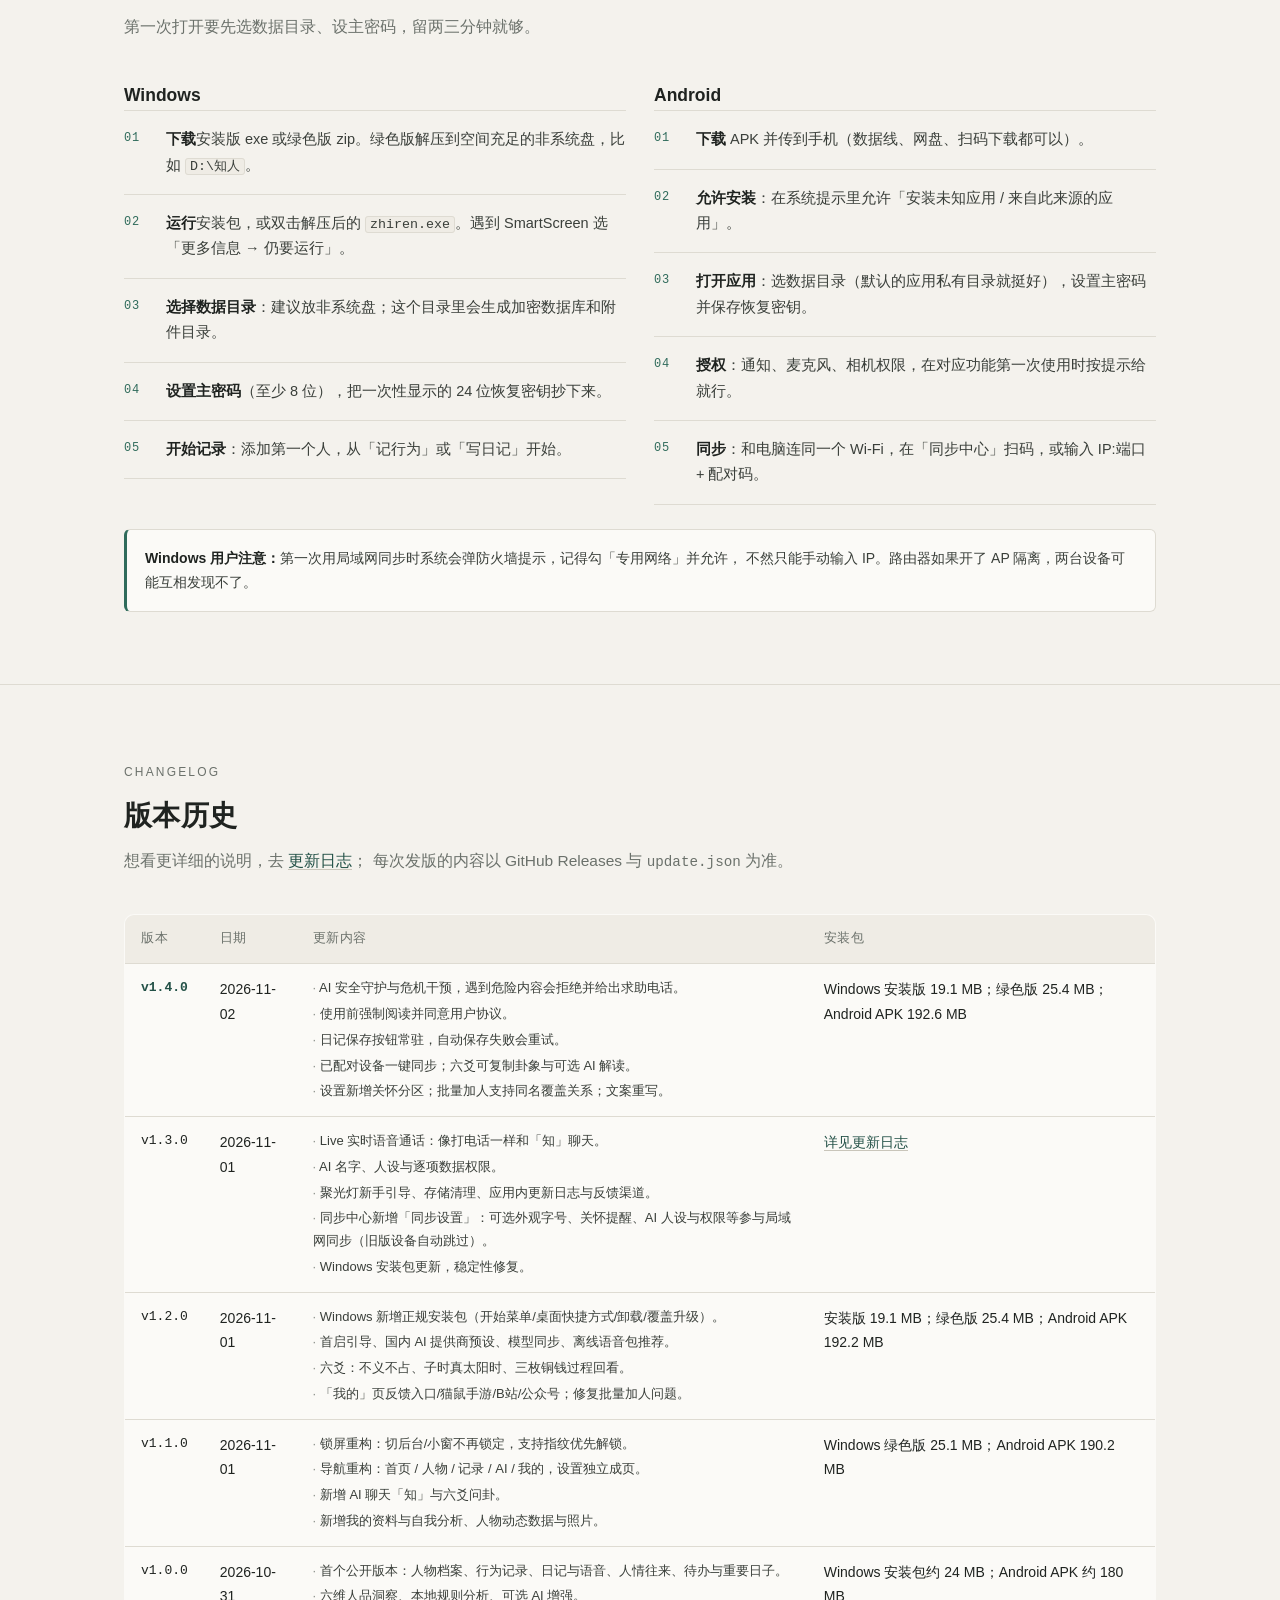
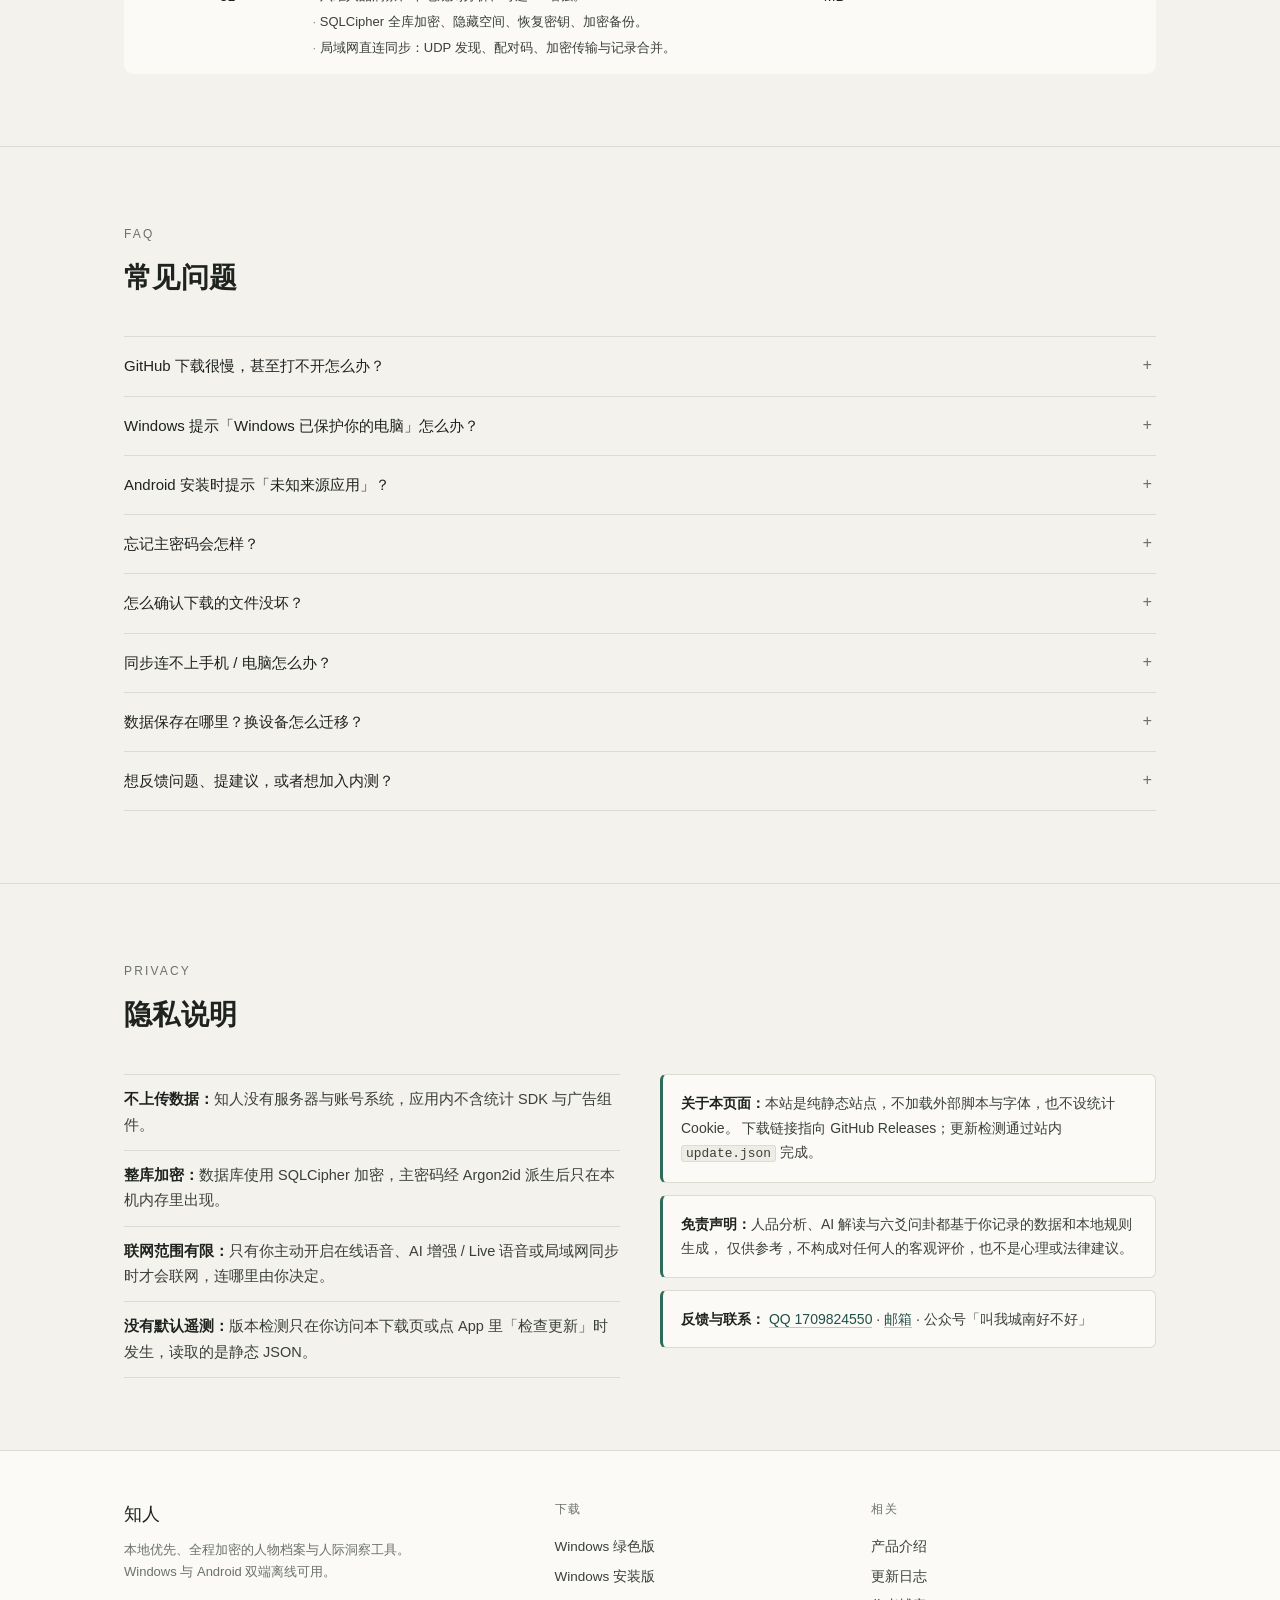
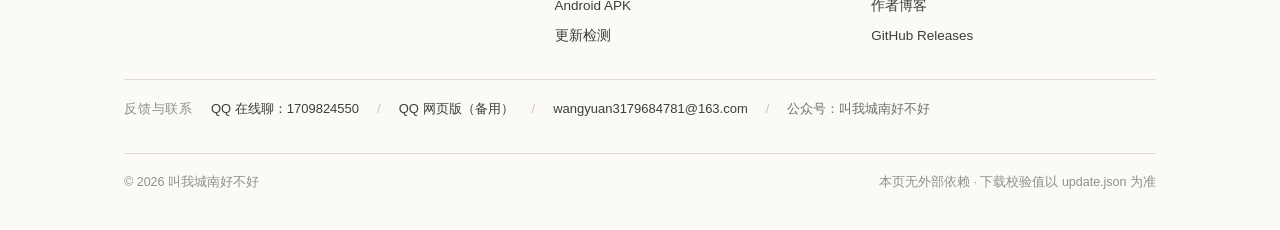
<file: site/zhiren/download/index.html>
<!DOCTYPE html>
<html lang="zh-CN">
<head>
  <meta charset="utf-8">
  <meta name="viewport" content="width=device-width, initial-scale=1">
  <title>下载知人 v1.4.0 · Windows / Android</title>
  <meta name="description" content="下载知人 v1.4.0：Windows 安装版 / 绿色便携版、Android APK。含文件大小、SHA256 校验值、版本历史、安装步骤、常见问题与隐私说明。">
  <meta name="theme-color" content="#f4f2ed">
  <link rel="icon" href="../../assets/img/favicon.svg" type="image/svg+xml">
  <link rel="stylesheet" href="../../assets/css/site.css">
</head>
<body>
  <a class="skip-link" href="#main">跳到正文</a>

  <header class="site-header">
    <div class="container header-inner">
      <a class="brand" href="../../index.html">
        <span class="brand-mark" aria-hidden="true">城</span>
        <span>叫我城南好不好</span>
        <small>/ 知人 / 下载</small>
      </a>
      <nav class="nav" id="site-nav" aria-label="主导航">
        <a href="../../index.html">博客</a>
        <a href="../index.html">产品</a>
        <a href="../changelog/">更新日志</a>
        <a href="#downloads">下载</a>
        <a href="#steps">安装</a>
        <a href="#history">版本</a>
        <a href="#faq">问题</a>
      </nav>
      <button class="nav-toggle" type="button" data-nav-toggle aria-controls="site-nav" aria-expanded="false" aria-label="打开导航">≡</button>
    </div>
  </header>

  <main id="main">
    <!-- 标题区 -->
    <section class="download-hero">
      <div class="container">
        <p class="small muted" style="margin-bottom: 10px;">
          <a class="text-link" href="../../index.html">首页</a> /
          <a class="text-link" href="../index.html">知人</a> /
          下载
        </p>
        <h1>下载知人</h1>
        <p class="lead">本地优先、全程加密的人物档案与人际洞察工具。选好平台，下载后就能离线用。</p>
        <div class="version-line">
          <span><strong>v1.4.0</strong></span>
          <span>发布于 2026-11-01</span>
          <span class="badge badge-accent">稳定版</span>
          <span>Windows 10/11 · Android 8.0+</span>
          <span>无需注册</span>
          <a class="text-link" href="../changelog/">这次更新了什么</a>
        </div>
      </div>
    </section>

    <!-- 下载卡 -->
    <section class="section section-tight" id="downloads">
      <div class="container">
        <div class="download-grid">
          <!-- Windows 安装版 -->
          <article class="download-card">
            <div class="platform">Windows · Installer</div>
            <h3>安装版</h3>
            <p class="desc">像普通软件一样安装，自动创建开始菜单和卸载入口，适合长期使用。</p>
            <ul class="meta-list">
              <li><span>版本</span><span>v1.4.0</span></li>
              <li><span>更新时间</span><span>2026-11-01</span></li>
              <li><span>文件大小</span><span data-size-for="windows_setup">19.1 MB</span></li>
              <li><span>文件名</span><span data-file-for="windows_setup">zhiren-setup-1.4.0.exe</span></li>
              <li><span>系统要求</span><span>Windows 10/11 64 位</span></li>
            </ul>
            <a class="btn btn-primary btn-block" data-download="windows_setup" data-label-default="下载安装版"
               href="https://github.com/wy0922/zhiren/releases/download/v1.4.0/zhiren-setup-1.4.0.exe">下载安装版</a>
            <div class="hash-block">
              <label>SHA256 校验值</label>
              <div class="hash-line">
                <code class="hash" data-sha-for="windows_setup">b6b3b822c8e1332fc765c32d4d2deb08a608ff0a9c9d2cc5118bb197ecad968b</code>
                <button class="copy-btn" type="button" data-copy='[data-sha-for="windows_setup"]' data-copy-label="复制">复制</button>
              </div>
            </div>
            <p class="small muted" style="margin-top: 12px;">
              覆盖安装会保留数据；第一次运行还是要选数据目录、设主密码。
            </p>
          </article>

          <!-- Windows 绿色版 -->
          <article class="download-card is-recommended">
            <div class="platform">Windows · Portable <span class="badge badge-accent">推荐</span></div>
            <h3>绿色版</h3>
            <p class="desc">解压就能用，不写注册表、不留安装痕迹，放 U 盘里也能带着走。</p>
            <ul class="meta-list">
              <li><span>版本</span><span>v1.4.0</span></li>
              <li><span>更新时间</span><span>2026-11-01</span></li>
              <li><span>文件大小</span><span data-size-for="windows_zip">25.4 MB</span></li>
              <li><span>文件名</span><span data-file-for="windows_zip">zhiren-windows-1.4.0.zip</span></li>
              <li><span>系统要求</span><span>Windows 10/11 64 位</span></li>
            </ul>
            <a class="btn btn-primary btn-block" data-download="windows_zip" data-label-default="下载绿色版"
               href="https://github.com/wy0922/zhiren/releases/download/v1.4.0/zhiren-windows-1.4.0.zip">下载绿色版</a>
            <div class="hash-block">
              <label>SHA256 校验值</label>
              <div class="hash-line">
                <code class="hash" data-sha-for="windows_zip">90088ebd3988f42a1634d888e214a7c85db2d01b8a25877f546613ba415ca387</code>
                <button class="copy-btn" type="button" data-copy='[data-sha-for="windows_zip"]' data-copy-label="复制">复制</button>
              </div>
            </div>
          </article>

          <!-- Android -->
          <article class="download-card">
            <div class="platform">Android · APK</div>
            <h3>Android 版</h3>
            <p class="desc">真机安装包（arm64 / arm）。第一次装需要在系统里允许「安装未知应用」。</p>
            <ul class="meta-list">
              <li><span>版本</span><span>v1.4.0</span></li>
              <li><span>更新时间</span><span>2026-11-01</span></li>
              <li><span>文件大小</span><span data-size-for="android_apk">192.6 MB</span></li>
              <li><span>文件名</span><span data-file-for="android_apk">zhiren-android-1.4.0-20261102.apk</span></li>
              <li><span>系统要求</span><span>Android 8.0+</span></li>
            </ul>
            <a class="btn btn-block" data-download="android_apk" data-label-default="下载 Android APK"
               href="https://github.com/wy0922/zhiren/releases/download/v1.4.0/zhiren-android-1.4.0-20261102.apk">下载 Android APK</a>
            <div class="hash-block">
              <label>SHA256 校验值</label>
              <div class="hash-line">
                <code class="hash" data-sha-for="android_apk">2c63b169b459ea07883aea99089e860b4e1d6eef3da93363a2f38146412649e3</code>
                <button class="copy-btn" type="button" data-copy='[data-sha-for="android_apk"]' data-copy-label="复制">复制</button>
              </div>
            </div>
          </article>
        </div>

        <div class="pending-note">
          v1.4.0 的安装包正在打包上传：文件大小与 SHA256 会在 GitHub Releases 发布后自动显示。
          想先看看改动，可以读 <a class="text-link" href="../changelog/">v1.4.0 更新日志</a>；
          历史版本在 <a class="text-link" href="https://github.com/wy0922/zhiren/releases" rel="noopener">GitHub Releases</a>。
        </div>

        <div class="notice" style="margin-top: 18px;">
          <strong>下载来源：</strong>所有安装包都在 GitHub Releases（tag <code>v1.4.0</code>）。
          如果 GitHub 打不开或很慢，下面 FAQ 里写了镜像与加速方法。
        </div>
      </div>
    </section>

    <!-- 更新检测 -->
    <section class="section section-tight" id="update">
      <div class="container">
        <div class="update-panel" data-update-panel data-current-version="1.3.0">
          <div>
            <h3>更新检测</h3>
            <p class="update-status" data-update-status>正在获取最新版本信息…</p>
            <p class="small muted" style="margin-top: 10px;">
              最新版本 <strong data-latest-version>—</strong> ·
              发布日期 <span data-latest-released>—</span> ·
              数据来源 <code>/zhiren/update.json</code>
            </p>
          </div>
          <button class="btn btn-ghost btn-sm" type="button" data-check-update>检查更新</button>
        </div>
        <p class="small muted" style="margin-top: 12px;">
          这个页面会自己去读更新清单，和 App 里「检查更新」用的是同一份数据；纯静态托管，没有后台。
        </p>
      </div>
    </section>

    <!-- 安装步骤 -->
    <section class="section" id="steps">
      <div class="container">
        <div class="section-head">
          <span class="eyebrow">Install</span>
          <h2 class="section-title">安装与首次使用</h2>
          <p class="section-desc">第一次打开要先选数据目录、设主密码，留两三分钟就够。</p>
        </div>
        <div class="install-grid">
          <div>
            <h3 class="feature-title" style="margin-top: 0;">Windows</h3>
            <ol class="steps">
              <li><strong>下载</strong>安装版 exe 或绿色版 zip。绿色版解压到空间充足的非系统盘，比如 <code>D:\知人</code>。</li>
              <li><strong>运行</strong>安装包，或双击解压后的 <code>zhiren.exe</code>。遇到 SmartScreen 选「更多信息 → 仍要运行」。</li>
              <li><strong>选择数据目录</strong>：建议放非系统盘；这个目录里会生成加密数据库和附件目录。</li>
              <li><strong>设置主密码</strong>（至少 8 位），把一次性显示的 24 位恢复密钥抄下来。</li>
              <li><strong>开始记录</strong>：添加第一个人，从「记行为」或「写日记」开始。</li>
            </ol>
          </div>
          <div>
            <h3 class="feature-title" style="margin-top: 0;">Android</h3>
            <ol class="steps">
              <li><strong>下载</strong> APK 并传到手机（数据线、网盘、扫码下载都可以）。</li>
              <li><strong>允许安装</strong>：在系统提示里允许「安装未知应用 / 来自此来源的应用」。</li>
              <li><strong>打开应用</strong>：选数据目录（默认的应用私有目录就挺好），设置主密码并保存恢复密钥。</li>
              <li><strong>授权</strong>：通知、麦克风、相机权限，在对应功能第一次使用时按提示给就行。</li>
              <li><strong>同步</strong>：和电脑连同一个 Wi-Fi，在「同步中心」扫码，或输入 IP:端口 + 配对码。</li>
            </ol>
          </div>
        </div>
        <div class="notice" style="margin-top: 24px;">
          <strong>Windows 用户注意：</strong>第一次用局域网同步时系统会弹防火墙提示，记得勾「专用网络」并允许，
          不然只能手动输入 IP。路由器如果开了 AP 隔离，两台设备可能互相发现不了。
        </div>
      </div>
    </section>

    <!-- 版本历史 -->
    <section class="section" id="history">
      <div class="container">
        <div class="section-head">
          <span class="eyebrow">Changelog</span>
          <h2 class="section-title">版本历史</h2>
          <p class="section-desc">
            想看更详细的说明，去 <a class="text-link" href="../changelog/">更新日志</a>；
            每次发版的内容以 GitHub Releases 与 <code>update.json</code> 为准。
          </p>
        </div>
        <div class="table-scroll">
        <table class="version-table">
          <thead>
            <tr>
              <th scope="col">版本</th>
              <th scope="col">日期</th>
              <th scope="col">更新内容</th>
              <th scope="col">安装包</th>
            </tr>
          </thead>
          <tbody>
            <tr data-version-row="1.4.0" data-latest="true">
              <td>v1.4.0</td>
              <td>2026-11-02</td>
              <td>
                <ul>
                  <li>AI 安全守护与危机干预，遇到危险内容会拒绝并给出求助电话。</li>
                  <li>使用前强制阅读并同意用户协议。</li>
                  <li>日记保存按钮常驻，自动保存失败会重试。</li>
                  <li>已配对设备一键同步；六爻可复制卦象与可选 AI 解读。</li>
                  <li>设置新增关怀分区；批量加人支持同名覆盖关系；文案重写。</li>
                </ul>
              </td>
              <td>Windows 安装版 19.1 MB；绿色版 25.4 MB；Android APK 192.6 MB</td>
            </tr>
            <tr data-version-row="1.3.0">
              <td>v1.3.0</td>
              <td>2026-11-01</td>
              <td>
                <ul>
                  <li>Live 实时语音通话：像打电话一样和「知」聊天。</li>
                  <li>AI 名字、人设与逐项数据权限。</li>
                  <li>聚光灯新手引导、存储清理、应用内更新日志与反馈渠道。</li>
                  <li>同步中心新增「同步设置」：可选外观字号、关怀提醒、AI 人设与权限等参与局域网同步（旧版设备自动跳过）。</li>
                  <li>Windows 安装包更新，稳定性修复。</li>
                </ul>
              </td>
              <td><a class="text-link" href="../changelog/">详见更新日志</a></td>
            </tr>
            <tr data-version-row="1.2.0">
              <td>v1.2.0</td>
              <td>2026-11-01</td>
              <td>
                <ul>
                  <li>Windows 新增正规安装包（开始菜单/桌面快捷方式/卸载/覆盖升级）。</li>
                  <li>首启引导、国内 AI 提供商预设、模型同步、离线语音包推荐。</li>
                  <li>六爻：不义不占、子时真太阳时、三枚铜钱过程回看。</li>
                  <li>「我的」页反馈入口/猫鼠手游/B站/公众号；修复批量加人问题。</li>
                </ul>
              </td>
              <td>安装版 19.1 MB；绿色版 25.4 MB；Android APK 192.2 MB</td>
            </tr>
            <tr data-version-row="1.1.0">
              <td>v1.1.0</td>
              <td>2026-11-01</td>
              <td>
                <ul>
                  <li>锁屏重构：切后台/小窗不再锁定，支持指纹优先解锁。</li>
                  <li>导航重构：首页 / 人物 / 记录 / AI / 我的，设置独立成页。</li>
                  <li>新增 AI 聊天「知」与六爻问卦。</li>
                  <li>新增我的资料与自我分析、人物动态数据与照片。</li>
                </ul>
              </td>
              <td>Windows 绿色版 25.1 MB；Android APK 190.2 MB</td>
            </tr>
            <tr data-version-row="1.0.0">
              <td>v1.0.0</td>
              <td>2026-10-31</td>
              <td>
                <ul>
                  <li>首个公开版本：人物档案、行为记录、日记与语音、人情往来、待办与重要日子。</li>
                  <li>六维人品洞察、本地规则分析、可选 AI 增强。</li>
                  <li>SQLCipher 全库加密、隐藏空间、恢复密钥、加密备份。</li>
                  <li>局域网直连同步：UDP 发现、配对码、加密传输与记录合并。</li>
                </ul>
              </td>
              <td>Windows 安装包约 24 MB；Android APK 约 180 MB</td>
            </tr>
          </tbody>
        </table>
        </div>
      </div>
    </section>

    <!-- FAQ -->
    <section class="section" id="faq">
      <div class="container">
        <div class="section-head">
          <span class="eyebrow">FAQ</span>
          <h2 class="section-title">常见问题</h2>
        </div>
        <div class="faq">
          <details id="slow">
            <summary>GitHub 下载很慢，甚至打不开怎么办？</summary>
            <div class="answer">
              可以先试试镜像：在 GitHub Releases 文件地址前加上 <code>https://gh-proxy.com/</code> 或
              <code>https://ghfast.top/</code> 再打开；也可以在下载工具里给 GitHub 配加速。
              站点维护者还可以用 Cloudflare Worker 反代 Release 下载，让下载链接变成自己的域名，
              具体做法见部署教程 <code>docs/WEBSITE_DEPLOY.md</code>。
            </div>
          </details>
          <details>
            <summary>Windows 提示「Windows 已保护你的电脑」怎么办？</summary>
            <div class="answer">
              这是 SmartScreen 对没签名的新应用常见的提醒。确认文件来自本站或官方 GitHub Releases 后，
              点「更多信息 → 仍要运行」就行。介意的话也可以在本地给 exe 签名后再打包。
            </div>
          </details>
          <details>
            <summary>Android 安装时提示「未知来源应用」？</summary>
            <div class="answer">
              在系统设置里允许当前浏览器 / 文件管理器「安装未知应用」，有的系统叫「允许此来源」。
              装完再把权限关掉也可以。APK 是 release 构建，没有申请多余权限。
            </div>
          </details>
          <details>
            <summary>忘记主密码会怎样？</summary>
            <div class="answer">
              初始化时生成的 24 位恢复密钥可以重置主密码。如果恢复密钥也丢了，因为数据是本地端到端加密的，
              开发者也没法帮你恢复。第一次用时务必把恢复密钥抄在纸上或密码管理器里。
            </div>
          </details>
          <details>
            <summary>怎么确认下载的文件没坏？</summary>
            <div class="answer">
              Windows 命令行执行 <code>certutil -hashfile 文件名 SHA256</code>，或 PowerShell
              <code>Get-FileHash -Algorithm SHA256 文件名</code>；macOS / Linux 用
              <code>sha256sum 文件名</code>。把结果和上方对应卡片的 SHA256 对一下即可。
            </div>
          </details>
          <details>
            <summary>同步连不上手机 / 电脑怎么办？</summary>
            <div class="answer">
              挨个检查：两台设备是不是同一个 Wi-Fi；Windows 有没有在防火墙提示里允许「专用网络」；
              路由器是不是开了 AP 隔离（开了就改用手动 IP:端口 连接）；双方是不是都停在同步页面。
              还不行的话，用「设置 → 数据」导出加密备份手动迁移也稳妥。
            </div>
          </details>
          <details>
            <summary>数据保存在哪里？换设备怎么迁移？</summary>
            <div class="answer">
              数据保存在你第一次启动时选的数据目录里：加密数据库、附件、隐藏空间、备份都在那儿。
              迁移有两种方式：同一 Wi-Fi 下「同步中心」直连同步；或导出 <code>.zhiren</code> 加密备份，
              在新设备导入（需要备份口令）。注意：同步和备份都不会传主密码。
            </div>
          </details>
          <details id="feedback">
            <summary>想反馈问题、提建议，或者想加入内测？</summary>
            <div class="answer">
              最直接的是 QQ：<a class="text-link" href="tencent://message/?uin=1709824550&amp;Site=qq&amp;Menu=yes" rel="noopener">点这里发起临时会话（1709824550）</a>，
              没装 QQ 可以用 <a class="text-link" href="http://wpa.qq.com/msgrd?v=1&amp;uin=1709824550&amp;site=qq&amp;menu=yes" rel="noopener">网页版</a>；
              也可以发邮件到 <a class="text-link" href="mailto:wangyuan3179684781@163.com">wangyuan3179684781@163.com</a>，
              或在公众号「叫我城南好不好」留言。<br>
              反馈时带上系统（Windows/Android）、版本号和操作步骤，会好定位很多。谢谢。
              <div class="wechat-card">
                <img src="../../assets/img/wechat-qr.jpg" alt="微信公众号「叫我城南好不好」二维码" width="96" height="96" loading="lazy">
                <div class="wechat-meta">
                  <strong>微信公众号</strong>
                  微信扫一扫关注「叫我城南好不好」，在后台留言也能找到我。
                </div>
              </div>
            </div>
          </details>
        </div>
      </div>
    </section>

    <!-- 隐私说明 -->
    <section class="section" id="privacy">
      <div class="container">
        <div class="section-head">
          <span class="eyebrow">Privacy</span>
          <h2 class="section-title">隐私说明</h2>
        </div>
        <div class="two-col">
          <div>
            <ul class="plain-list">
              <li><strong>不上传数据：</strong>知人没有服务器与账号系统，应用内不含统计 SDK 与广告组件。</li>
              <li><strong>整库加密：</strong>数据库使用 SQLCipher 加密，主密码经 Argon2id 派生后只在本机内存里出现。</li>
              <li><strong>联网范围有限：</strong>只有你主动开启在线语音、AI 增强 / Live 语音或局域网同步时才会联网，连哪里由你决定。</li>
              <li><strong>没有默认遥测：</strong>版本检测只在你访问本下载页或点 App 里「检查更新」时发生，读取的是静态 JSON。</li>
            </ul>
          </div>
          <div>
            <div class="notice">
              <strong>关于本页面：</strong>本站是纯静态站点，不加载外部脚本与字体，也不设统计 Cookie。
              下载链接指向 GitHub Releases；更新检测通过站内 <code>update.json</code> 完成。
            </div>
            <div class="notice">
              <strong>免责声明：</strong>人品分析、AI 解读与六爻问卦都基于你记录的数据和本地规则生成，
              仅供参考，不构成对任何人的客观评价，也不是心理或法律建议。
            </div>
            <div class="notice">
              <strong>反馈与联系：</strong>
              <a class="text-link" href="tencent://message/?uin=1709824550&amp;Site=qq&amp;Menu=yes" rel="noopener">QQ 1709824550</a> ·
              <a class="text-link" href="mailto:wangyuan3179684781@163.com">邮箱</a> ·
              公众号「叫我城南好不好」
            </div>
          </div>
        </div>
      </div>
    </section>
  </main>

  <footer class="site-footer">
    <div class="container">
      <div class="footer-grid">
        <div>
          <div class="footer-brand">知人</div>
          <p class="footer-desc">本地优先、全程加密的人物档案与人际洞察工具。Windows 与 Android 双端离线可用。</p>
        </div>
        <div class="footer-col">
          <h4>下载</h4>
          <a href="#downloads">Windows 绿色版</a>
          <a href="#downloads">Windows 安装版</a>
          <a href="#downloads">Android APK</a>
          <a href="#update">更新检测</a>
        </div>
        <div class="footer-col">
          <h4>相关</h4>
          <a href="../index.html">产品介绍</a>
          <a href="../changelog/">更新日志</a>
          <a href="../../index.html">作者博客</a>
          <a href="https://github.com/wy0922/zhiren" rel="noopener">GitHub Releases</a>
        </div>
      </div>
      <div class="footer-contact">
        <span class="label">反馈与联系</span>
        <a href="tencent://message/?uin=1709824550&amp;Site=qq&amp;Menu=yes" rel="noopener">QQ 在线聊：1709824550</a>
        <span class="sep" aria-hidden="true">/</span>
        <a href="http://wpa.qq.com/msgrd?v=1&amp;uin=1709824550&amp;site=qq&amp;menu=yes" rel="noopener">QQ 网页版（备用）</a>
        <span class="sep" aria-hidden="true">/</span>
        <a href="mailto:wangyuan3179684781@163.com">wangyuan3179684781@163.com</a>
        <span class="sep" aria-hidden="true">/</span>
        <span class="wechat">公众号：叫我城南好不好</span>
      </div>
      <div class="footer-bottom">
        <span>© <span data-year>2026</span> 叫我城南好不好</span>
        <span>本页无外部依赖 · 下载校验值以 update.json 为准</span>
      </div>
    </div>
  </footer>

  <script src="../../assets/js/site.js"></script>
</body>
</html>
</file>
<file: site/assets/css/site.css>
/* ==========================================================================
   叫我城南好不好 · 个人站点样式
   纯手写 CSS，无外部依赖。设计基调：纸感、克制、工具感。
   ========================================================================== */

:root {
  --paper: #f4f2ed;
  --paper-soft: #fbfaf7;
  --ink: #1f2320;
  --ink-soft: #3a3f3a;
  --muted: #6b716b;
  --muted-light: #8c918b;
  --line: #dedbd2;
  --line-strong: #c9c5ba;
  --accent: #2f6b5b;
  --accent-dark: #235147;
  --accent-soft: #e6ece7;
  --danger: #a4452f;
  --dark: #171a18;
  --dark-soft: #222622;
  --dark-line: #333832;
  --dark-text: #ece9e2;
  --dark-muted: #9aa198;
  --radius: 6px;
  --radius-lg: 10px;
  --shadow: 0 1px 2px rgba(31, 35, 32, 0.06);
  --font-sans: "PingFang SC", "Hiragino Sans GB", "Microsoft YaHei",
    "Noto Sans CJK SC", "Source Han Sans SC", "WenQuanYi Micro Hei", sans-serif;
  --font-serif: "Songti SC", "Noto Serif CJK SC", "Source Han Serif SC",
    "STSong", "SimSun", serif;
  --font-mono: "SFMono-Regular", "Cascadia Mono", "JetBrains Mono", Consolas,
    "Liberation Mono", Menlo, monospace;
}

*,
*::before,
*::after {
  box-sizing: border-box;
}

html {
  -webkit-text-size-adjust: 100%;
  scroll-behavior: smooth;
}

body {
  margin: 0;
  background: var(--paper);
  color: var(--ink);
  font-family: var(--font-sans);
  font-size: 16px;
  line-height: 1.75;
  -webkit-font-smoothing: antialiased;
  text-rendering: optimizeLegibility;
}

img {
  max-width: 100%;
  height: auto;
  display: block;
}

a {
  color: var(--accent-dark);
  text-decoration: none;
  text-underline-offset: 3px;
}

a:hover {
  text-decoration: underline;
}

h1,
h2,
h3,
h4,
p {
  margin: 0;
}

ul,
ol {
  margin: 0;
  padding: 0;
}

code,
pre,
.mono {
  font-family: var(--font-mono);
  font-size: 0.92em;
}

::selection {
  background: var(--accent);
  color: #fff;
}

:focus-visible {
  outline: 2px solid var(--accent);
  outline-offset: 2px;
}

.container {
  width: 100%;
  max-width: 1080px;
  margin: 0 auto;
  padding: 0 24px;
}

.container-narrow {
  max-width: 760px;
}

.skip-link {
  position: absolute;
  left: -9999px;
  top: 0;
  background: var(--ink);
  color: #fff;
  padding: 8px 14px;
  z-index: 100;
}

.skip-link:focus {
  left: 12px;
  top: 12px;
}

/* --------------------------------------------------------------------------
   页头 / 导航
   -------------------------------------------------------------------------- */

.site-header {
  position: sticky;
  top: 0;
  z-index: 50;
  background: rgba(244, 242, 237, 0.94);
  border-bottom: 1px solid var(--line);
  backdrop-filter: saturate(120%) blur(6px);
}

.header-inner {
  display: flex;
  align-items: center;
  justify-content: space-between;
  gap: 20px;
  min-height: 64px;
}

.brand {
  display: inline-flex;
  align-items: center;
  gap: 10px;
  color: var(--ink);
  font-weight: 600;
  letter-spacing: 0.04em;
  text-decoration: none;
}

.brand:hover {
  text-decoration: none;
}

.brand-mark {
  width: 26px;
  height: 26px;
  border-radius: 5px;
  background: var(--ink);
  color: var(--paper-soft);
  display: inline-flex;
  align-items: center;
  justify-content: center;
  font-size: 14px;
  font-weight: 600;
  font-family: var(--font-serif);
}

.brand small {
  color: var(--muted);
  font-size: 12px;
  font-weight: 400;
  letter-spacing: 0.08em;
}

.nav {
  display: flex;
  align-items: center;
  gap: 22px;
}

.nav a {
  color: var(--ink-soft);
  font-size: 14px;
  text-decoration: none;
  padding: 4px 0;
  border-bottom: 1px solid transparent;
}

.nav a:hover {
  color: var(--ink);
  border-bottom-color: var(--ink);
  text-decoration: none;
}

.nav a.is-active {
  color: var(--ink);
  border-bottom-color: var(--accent);
}

.nav-cta {
  border: 1px solid var(--ink);
  color: var(--ink) !important;
  padding: 5px 12px !important;
  border-radius: var(--radius);
  font-size: 13px !important;
}

.nav-cta:hover {
  background: var(--ink);
  color: var(--paper-soft) !important;
}

.nav-toggle {
  display: none;
  width: 36px;
  height: 36px;
  border: 1px solid var(--line-strong);
  border-radius: var(--radius);
  background: transparent;
  color: var(--ink);
  font-size: 18px;
  line-height: 1;
  cursor: pointer;
}

/* --------------------------------------------------------------------------
   通用排版块
   -------------------------------------------------------------------------- */

.section {
  padding: 72px 0;
  border-bottom: 1px solid var(--line);
}

.section:last-of-type {
  border-bottom: 0;
}

.section-tight {
  padding: 48px 0;
}

.eyebrow {
  display: inline-block;
  font-size: 12px;
  letter-spacing: 0.18em;
  color: var(--muted);
  text-transform: uppercase;
  margin-bottom: 14px;
}

.section-head {
  max-width: 720px;
  margin-bottom: 40px;
}

.section-title {
  font-size: 28px;
  line-height: 1.35;
  font-weight: 600;
  letter-spacing: 0.01em;
}

.section-desc {
  margin-top: 12px;
  color: var(--muted);
  font-size: 15.5px;
}

.lead {
  font-size: 17px;
  color: var(--ink-soft);
}

.muted {
  color: var(--muted);
}

.small {
  font-size: 13.5px;
}

.center {
  text-align: center;
}

.divider {
  height: 1px;
  background: var(--line);
  border: 0;
  margin: 0;
}

/* --------------------------------------------------------------------------
   按钮
   -------------------------------------------------------------------------- */

.btn {
  display: inline-flex;
  align-items: center;
  justify-content: center;
  gap: 8px;
  min-height: 44px;
  padding: 0 20px;
  border-radius: var(--radius);
  border: 1px solid var(--ink);
  background: var(--ink);
  color: var(--paper-soft);
  font-size: 14.5px;
  font-family: inherit;
  font-weight: 500;
  letter-spacing: 0.02em;
  cursor: pointer;
  text-decoration: none;
  transition: background-color 0.15s ease, color 0.15s ease,
    border-color 0.15s ease;
}

.btn:hover {
  background: var(--accent-dark);
  border-color: var(--accent-dark);
  color: #fff;
  text-decoration: none;
}

.btn-ghost {
  background: transparent;
  color: var(--ink);
  border-color: var(--line-strong);
}

.btn-ghost:hover {
  background: var(--ink);
  border-color: var(--ink);
  color: var(--paper-soft);
}

.btn-primary {
  background: var(--accent);
  border-color: var(--accent);
  color: #fff;
}

.btn-primary:hover {
  background: var(--accent-dark);
  border-color: var(--accent-dark);
}

.btn-sm {
  min-height: 34px;
  padding: 0 12px;
  font-size: 13px;
}

.btn-block {
  width: 100%;
}

.btn[aria-disabled="true"],
.btn.is-disabled {
  background: var(--paper-soft);
  border-color: var(--line);
  color: var(--muted-light);
  cursor: not-allowed;
  pointer-events: none;
}

.btn-group {
  display: flex;
  flex-wrap: wrap;
  gap: 12px;
}

.text-link {
  color: var(--accent-dark);
  border-bottom: 1px solid var(--line-strong);
  text-decoration: none;
}

.text-link:hover {
  border-bottom-color: var(--accent);
  text-decoration: none;
}

/* --------------------------------------------------------------------------
   首页 · 博客
   -------------------------------------------------------------------------- */

.blog-hero {
  padding: 84px 0 56px;
}

.blog-hero h1 {
  font-family: var(--font-serif);
  font-size: 40px;
  font-weight: 600;
  letter-spacing: 0.02em;
  line-height: 1.3;
}

.blog-hero .lead {
  margin-top: 18px;
  max-width: 620px;
}

.hero-links {
  display: flex;
  flex-wrap: wrap;
  gap: 18px;
  margin-top: 28px;
  font-size: 14px;
}

.hero-links span {
  color: var(--line-strong);
}

.status-line {
  margin-top: 26px;
  display: inline-flex;
  align-items: center;
  gap: 8px;
  font-size: 13px;
  color: var(--muted);
  border: 1px solid var(--line);
  background: var(--paper-soft);
  padding: 5px 12px;
  border-radius: 999px;
}

.status-dot {
  width: 6px;
  height: 6px;
  border-radius: 50%;
  background: var(--accent);
}

.post-list {
  border-top: 1px solid var(--line);
}

.post-row {
  display: grid;
  grid-template-columns: 118px 1fr 120px;
  gap: 24px;
  padding: 26px 0;
  border-bottom: 1px solid var(--line);
  align-items: baseline;
}

.post-date {
  font-family: var(--font-mono);
  font-size: 12.5px;
  color: var(--muted);
  letter-spacing: 0.02em;
}

.post-main {
  min-width: 0;
}

.post-title {
  font-size: 18px;
  font-weight: 500;
  line-height: 1.55;
  color: var(--ink);
}

.post-excerpt {
  margin-top: 6px;
  font-size: 14px;
  color: var(--muted);
  line-height: 1.7;
}

.post-tag {
  justify-self: end;
  font-size: 12px;
  color: var(--muted);
  border: 1px solid var(--line);
  padding: 2px 9px;
  border-radius: 999px;
  white-space: nowrap;
}

.post-row.is-placeholder .post-title {
  color: var(--ink-soft);
}

.about-block {
  display: grid;
  grid-template-columns: 1fr 1.4fr;
  gap: 40px;
}

.about-block h3 {
  font-family: var(--font-serif);
  font-size: 20px;
  font-weight: 600;
}

.about-block p + p {
  margin-top: 14px;
}

.about-block p {
  color: var(--ink-soft);
  font-size: 15px;
}

.links-list {
  display: grid;
  grid-template-columns: repeat(2, minmax(0, 1fr));
  gap: 12px;
}

.link-card {
  display: flex;
  align-items: baseline;
  justify-content: space-between;
  gap: 14px;
  padding: 13px 16px;
  border: 1px solid var(--line);
  border-radius: var(--radius);
  background: var(--paper-soft);
  color: var(--ink);
  font-size: 14px;
  text-decoration: none;
}

.link-card:hover {
  border-color: var(--line-strong);
  text-decoration: none;
}

.link-card span {
  color: var(--muted);
  font-size: 12.5px;
}

.product-card {
  display: grid;
  grid-template-columns: 1.1fr 1fr;
  gap: 32px;
  align-items: center;
  padding: 32px;
  border: 1px solid var(--line);
  border-radius: var(--radius-lg);
  background: var(--paper-soft);
}

.product-card h3 {
  font-size: 22px;
  font-weight: 600;
}

.product-card p {
  margin-top: 10px;
  color: var(--muted);
  font-size: 14.5px;
}

.product-card .product-shot {
  border: 1px solid var(--line);
  border-radius: var(--radius);
  overflow: hidden;
  background: var(--dark);
}

.product-card .btn-group {
  margin-top: 20px;
}

/* --------------------------------------------------------------------------
   知人落地页
   -------------------------------------------------------------------------- */

.hero {
  padding: 76px 0 64px;
  border-bottom: 1px solid var(--line);
}

.hero-grid {
  display: grid;
  grid-template-columns: 1.05fr 1fr;
  gap: 56px;
  align-items: center;
}

.hero-title {
  font-size: 46px;
  line-height: 1.22;
  font-weight: 600;
  letter-spacing: -0.01em;
}

.hero-title .accent {
  color: var(--accent);
}

.hero-lead {
  margin-top: 20px;
  font-size: 16.5px;
  color: var(--ink-soft);
  max-width: 520px;
}

.hero-actions {
  display: flex;
  flex-wrap: wrap;
  gap: 12px;
  margin-top: 30px;
}

.hero-meta {
  margin-top: 22px;
  display: flex;
  flex-wrap: wrap;
  gap: 8px 16px;
  font-size: 13px;
  color: var(--muted);
}

.hero-meta .dot {
  color: var(--line-strong);
}

.hero-visual {
  position: relative;
}

.browser-frame {
  border: 1px solid var(--line-strong);
  border-radius: var(--radius-lg);
  background: #fff;
  box-shadow: 0 18px 40px -28px rgba(31, 35, 32, 0.5);
  overflow: hidden;
}

.browser-bar {
  display: flex;
  align-items: center;
  gap: 6px;
  padding: 9px 12px;
  background: #efede7;
  border-bottom: 1px solid var(--line);
}

.browser-bar i {
  width: 9px;
  height: 9px;
  border-radius: 50%;
  background: var(--line-strong);
  display: block;
}

.browser-bar span {
  margin-left: 8px;
  font-size: 11px;
  color: var(--muted);
  font-family: var(--font-mono);
}

.browser-frame img {
  width: 100%;
}

.hero-note {
  margin-top: 14px;
  text-align: right;
  font-size: 12.5px;
  color: var(--muted);
}

.grid {
  display: grid;
  gap: 20px;
}

.grid-2 {
  grid-template-columns: repeat(2, minmax(0, 1fr));
}

.grid-3 {
  grid-template-columns: repeat(3, minmax(0, 1fr));
}

.card {
  padding: 26px;
  border: 1px solid var(--line);
  border-radius: var(--radius-lg);
  background: var(--paper-soft);
}

.feature-index {
  font-family: var(--font-mono);
  font-size: 12px;
  color: var(--accent);
  letter-spacing: 0.08em;
}

.feature-title {
  margin-top: 14px;
  font-size: 17.5px;
  font-weight: 600;
}

.feature-desc {
  margin-top: 8px;
  color: var(--muted);
  font-size: 14px;
  line-height: 1.75;
}

.feature-list {
  margin-top: 12px;
  list-style: none;
  font-size: 13.5px;
  color: var(--ink-soft);
}

.feature-list li {
  position: relative;
  padding-left: 14px;
  margin-top: 5px;
}

.feature-list li::before {
  content: "";
  position: absolute;
  left: 0;
  top: 10px;
  width: 4px;
  height: 4px;
  border-radius: 50%;
  background: var(--line-strong);
}

.shots {
  display: grid;
  grid-template-columns: repeat(2, minmax(0, 1fr));
  gap: 24px;
}

.shot {
  border: 1px solid var(--line);
  border-radius: var(--radius-lg);
  background: var(--paper-soft);
  overflow: hidden;
}

.shot img {
  width: 100%;
  border-bottom: 1px solid var(--line);
}

.shot figcaption {
  padding: 10px 14px;
  font-size: 13px;
  color: var(--muted);
  display: flex;
  justify-content: space-between;
  gap: 10px;
}

.shot figcaption .tag {
  color: var(--muted-light);
  font-family: var(--font-mono);
  font-size: 11.5px;
}

.mobile-row {
  display: grid;
  grid-template-columns: repeat(4, minmax(0, 1fr));
  gap: 24px;
  margin-top: 24px;
  align-items: start;
}

.phone {
  margin: 0;
  border: 1px solid var(--line-strong);
  border-radius: 18px;
  background: var(--dark);
  padding: 6px;
  overflow: hidden;
}

.phone img {
  border-radius: 13px;
}

.phone figcaption {
  text-align: center;
  padding: 8px 4px 4px;
  font-size: 12.5px;
  color: var(--muted);
}

.dark-band {
  background: var(--dark);
  color: var(--dark-text);
  border-bottom: 0;
}

.dark-band .eyebrow {
  color: var(--dark-muted);
}

.dark-band .section-title {
  color: var(--dark-text);
}

.dark-band .section-desc {
  color: var(--dark-muted);
}

.privacy-grid {
  display: grid;
  grid-template-columns: repeat(3, minmax(0, 1fr));
  gap: 1px;
  background: var(--dark-line);
  border: 1px solid var(--dark-line);
  border-radius: var(--radius-lg);
  overflow: hidden;
}

.privacy-item {
  background: var(--dark);
  padding: 24px;
}

.privacy-item h3 {
  font-size: 15px;
  color: var(--dark-text);
  font-weight: 600;
}

.privacy-item p {
  margin-top: 8px;
  font-size: 13.5px;
  color: var(--dark-muted);
  line-height: 1.75;
}

.privacy-item code {
  color: #c8d3c9;
}

.spec-table {
  width: 100%;
  border-collapse: collapse;
  border: 1px solid var(--line);
  border-radius: var(--radius-lg);
  overflow: hidden;
  background: var(--paper-soft);
  font-size: 14.5px;
}

.spec-table th,
.spec-table td {
  text-align: left;
  padding: 14px 18px;
  border-bottom: 1px solid var(--line);
  vertical-align: top;
}

.spec-table tr:last-child td {
  border-bottom: 0;
}

.spec-table th {
  width: 180px;
  font-weight: 500;
  color: var(--muted);
  background: #efece5;
}

.cta-card {
  display: flex;
  flex-wrap: wrap;
  align-items: center;
  justify-content: space-between;
  gap: 24px;
  padding: 36px;
  border: 1px solid var(--line-strong);
  border-radius: var(--radius-lg);
  background: var(--paper-soft);
}

.cta-card h2 {
  font-size: 26px;
  font-weight: 600;
}

.cta-card p {
  margin-top: 8px;
  color: var(--muted);
  font-size: 14.5px;
}

/* --------------------------------------------------------------------------
   下载页
   -------------------------------------------------------------------------- */

.download-hero {
  padding: 56px 0 40px;
  border-bottom: 1px solid var(--line);
}

.download-hero h1 {
  font-size: 34px;
  font-weight: 600;
  letter-spacing: 0.01em;
}

.download-hero .lead {
  margin-top: 12px;
  color: var(--muted);
  font-size: 15px;
}

.version-line {
  display: flex;
  flex-wrap: wrap;
  align-items: center;
  gap: 10px 18px;
  margin-top: 22px;
  font-size: 13.5px;
  color: var(--muted);
}

.version-line strong {
  color: var(--ink);
  font-weight: 600;
}

.badge {
  display: inline-flex;
  align-items: center;
  gap: 6px;
  font-size: 12px;
  line-height: 1;
  padding: 5px 9px;
  border-radius: 999px;
  border: 1px solid var(--line-strong);
  color: var(--ink-soft);
  background: var(--paper-soft);
}

.badge-accent {
  border-color: var(--accent);
  color: var(--accent-dark);
  background: var(--accent-soft);
}

.download-grid {
  display: grid;
  grid-template-columns: repeat(3, minmax(0, 1fr));
  gap: 20px;
}

.download-card {
  display: flex;
  flex-direction: column;
  padding: 26px;
  border: 1px solid var(--line);
  border-radius: var(--radius-lg);
  background: var(--paper-soft);
}

.download-card.is-recommended {
  border-color: var(--accent);
  box-shadow: 0 0 0 1px var(--accent) inset;
}

.download-card .platform {
  font-size: 12px;
  letter-spacing: 0.14em;
  color: var(--muted);
  text-transform: uppercase;
}

.download-card h3 {
  margin-top: 8px;
  font-size: 20px;
  font-weight: 600;
}

.download-card .desc {
  margin-top: 6px;
  font-size: 13.5px;
  color: var(--muted);
  min-height: 44px;
}

.meta-list {
  margin: 16px 0 20px;
  padding: 0;
  list-style: none;
  font-size: 13px;
  color: var(--muted);
  border-top: 1px solid var(--line);
}

.meta-list li {
  display: flex;
  justify-content: space-between;
  gap: 12px;
  padding: 7px 0;
  border-bottom: 1px solid var(--line);
}

.meta-list li span:last-child {
  color: var(--ink-soft);
  font-family: var(--font-mono);
  font-size: 12.5px;
  text-align: right;
  word-break: break-all;
}

.download-card .btn {
  margin-top: auto;
}

.hash-block {
  margin-top: 14px;
}

.hash-block label {
  display: block;
  font-size: 11.5px;
  letter-spacing: 0.1em;
  color: var(--muted-light);
  text-transform: uppercase;
  margin-bottom: 5px;
}

.hash-line {
  display: flex;
  align-items: flex-start;
  gap: 8px;
}

.hash {
  flex: 1;
  font-family: var(--font-mono);
  font-size: 11.5px;
  line-height: 1.6;
  color: var(--ink-soft);
  word-break: break-all;
  background: #efece5;
  border: 1px solid var(--line);
  border-radius: var(--radius);
  padding: 7px 9px;
}

.copy-btn {
  flex: 0 0 auto;
  border: 1px solid var(--line-strong);
  background: transparent;
  color: var(--muted);
  font-size: 12px;
  font-family: inherit;
  border-radius: var(--radius);
  padding: 4px 9px;
  cursor: pointer;
}

.copy-btn:hover {
  border-color: var(--ink);
  color: var(--ink);
}

.copy-btn.is-copied {
  border-color: var(--accent);
  color: var(--accent-dark);
}

.copy-btn:disabled {
  opacity: 0.55;
  cursor: not-allowed;
}

.install-grid {
  display: grid;
  grid-template-columns: repeat(2, minmax(0, 1fr));
  gap: 28px;
}

.steps {
  list-style: none;
  counter-reset: step;
  border-top: 1px solid var(--line);
}

.steps li {
  counter-increment: step;
  position: relative;
  padding: 16px 0 16px 42px;
  border-bottom: 1px solid var(--line);
  font-size: 14.5px;
  color: var(--ink-soft);
}

.steps li::before {
  content: counter(step, decimal-leading-zero);
  position: absolute;
  left: 0;
  top: 17px;
  font-family: var(--font-mono);
  font-size: 12px;
  color: var(--accent);
  letter-spacing: 0.06em;
}

.steps li strong {
  color: var(--ink);
  font-weight: 600;
}

.version-table {
  width: 100%;
  border-collapse: collapse;
  font-size: 14px;
  border: 1px solid var(--line);
  border-radius: var(--radius-lg);
  overflow: hidden;
  background: var(--paper-soft);
}

.version-table th,
.version-table td {
  text-align: left;
  padding: 13px 16px;
  border-bottom: 1px solid var(--line);
  vertical-align: top;
}

.version-table th {
  background: #efece5;
  color: var(--muted);
  font-weight: 500;
  font-size: 12.5px;
  letter-spacing: 0.04em;
}

.version-table tr:last-child td {
  border-bottom: 0;
}

.version-table td:first-child {
  font-family: var(--font-mono);
  font-size: 13px;
  white-space: nowrap;
}

.version-table ul {
  list-style: none;
  font-size: 13px;
  color: var(--ink-soft);
}

.version-table li + li {
  margin-top: 3px;
}

.version-table li::before {
  content: "· ";
  color: var(--muted-light);
}

.faq {
  border-top: 1px solid var(--line);
}

.faq details {
  border-bottom: 1px solid var(--line);
}

.faq summary {
  cursor: pointer;
  padding: 16px 30px 16px 0;
  font-size: 15px;
  font-weight: 500;
  position: relative;
  list-style: none;
}

.faq summary::-webkit-details-marker {
  display: none;
}

.faq summary::after {
  content: "+";
  position: absolute;
  right: 4px;
  top: 15px;
  font-family: var(--font-mono);
  font-size: 16px;
  color: var(--muted);
}

.faq details[open] summary::after {
  content: "–";
}

.faq .answer {
  padding: 0 0 18px;
  font-size: 14.5px;
  color: var(--ink-soft);
  max-width: 820px;
}

.notice {
  padding: 16px 18px;
  border: 1px solid var(--line);
  border-left: 3px solid var(--accent);
  border-radius: var(--radius);
  background: var(--paper-soft);
  font-size: 14px;
  color: var(--ink-soft);
}

.notice strong {
  color: var(--ink);
}

.notice + .notice {
  margin-top: 12px;
}

.update-panel {
  display: flex;
  flex-wrap: wrap;
  align-items: center;
  justify-content: space-between;
  gap: 16px;
  padding: 22px 24px;
  border: 1px solid var(--line);
  border-radius: var(--radius-lg);
  background: var(--paper-soft);
}

.update-panel h3 {
  font-size: 16px;
  font-weight: 600;
}

.update-status {
  margin-top: 4px;
  font-size: 13.5px;
  color: var(--muted);
}

.update-status.is-ok {
  color: var(--accent-dark);
}

.update-status.is-warn {
  color: var(--danger);
}

.two-col {
  display: grid;
  grid-template-columns: 1fr 1fr;
  gap: 40px;
}

.plain-list {
  list-style: none;
  border-top: 1px solid var(--line);
}

.plain-list li {
  padding: 12px 0;
  border-bottom: 1px solid var(--line);
  font-size: 14.5px;
  color: var(--ink-soft);
}

.plain-list li strong {
  color: var(--ink);
  font-weight: 600;
}

/* --------------------------------------------------------------------------
   页脚
   -------------------------------------------------------------------------- */

.site-footer {
  padding: 48px 0 36px;
  background: var(--paper-soft);
  border-top: 1px solid var(--line);
}

.footer-grid {
  display: grid;
  grid-template-columns: 1.4fr 1fr 1fr;
  gap: 32px;
}

.footer-brand {
  font-family: var(--font-serif);
  font-size: 18px;
  color: var(--ink);
}

.footer-desc {
  margin-top: 8px;
  font-size: 13px;
  color: var(--muted);
  max-width: 320px;
}

.footer-col h4 {
  font-size: 12px;
  letter-spacing: 0.12em;
  color: var(--muted);
  font-weight: 500;
  text-transform: uppercase;
  margin-bottom: 12px;
}

.footer-col a {
  display: block;
  color: var(--ink-soft);
  font-size: 13.5px;
  padding: 3px 0;
}

.footer-bottom {
  margin-top: 32px;
  padding-top: 18px;
  border-top: 1px solid var(--line);
  display: flex;
  flex-wrap: wrap;
  gap: 8px 20px;
  justify-content: space-between;
  font-size: 12.5px;
  color: var(--muted-light);
}

/* --------------------------------------------------------------------------
   页面级补充
   -------------------------------------------------------------------------- */

.mobile-row.is-pair {
  grid-template-columns: repeat(2, minmax(0, 1fr));
  max-width: 560px;
  margin-left: auto;
  margin-right: auto;
}

.download-card .platform .badge {
  margin-left: 6px;
  text-transform: none;
  letter-spacing: 0;
  vertical-align: 1px;
}

.update-panel code {
  color: var(--ink-soft);
}

.version-table code,
.notice code,
.plain-list code,
.steps code,
.faq .answer code {
  background: #efece5;
  border: 1px solid var(--line);
  border-radius: 3px;
  padding: 0 4px;
  color: var(--ink-soft);
}

/* 表格横向滚动（小屏保留完整信息） */
.table-scroll {
  width: 100%;
  overflow-x: auto;
  -webkit-overflow-scrolling: touch;
}

.table-scroll .version-table {
  min-width: 640px;
}

.spec-table code {
  background: #efece5;
  border: 1px solid var(--line);
  border-radius: 3px;
  padding: 0 4px;
}

/* --------------------------------------------------------------------------
   响应式
   -------------------------------------------------------------------------- */

@media (max-width: 1080px) {
  .nav {
    gap: 14px;
  }

  .nav a {
    font-size: 13px;
  }
}

@media (max-width: 980px) {
  .hero-grid {
    grid-template-columns: 1fr;
    gap: 40px;
  }

  .hero-visual {
    order: 2;
  }

  .grid-3 {
    grid-template-columns: repeat(2, minmax(0, 1fr));
  }

  .privacy-grid {
    grid-template-columns: repeat(2, minmax(0, 1fr));
  }

  .download-grid {
    grid-template-columns: repeat(2, minmax(0, 1fr));
  }

  .mobile-row {
    grid-template-columns: repeat(2, minmax(0, 1fr));
  }

  .footer-grid {
    grid-template-columns: 1fr 1fr;
  }
}

@media (max-width: 760px) {
  body {
    font-size: 15.5px;
  }

  .nav {
    display: none;
  }

  .nav.is-open {
    display: flex;
    flex-direction: column;
    align-items: flex-start;
    position: absolute;
    top: 64px;
    left: 0;
    right: 0;
    gap: 4px;
    padding: 14px 24px 18px;
    background: var(--paper-soft);
    border-bottom: 1px solid var(--line);
    box-shadow: 0 12px 24px -18px rgba(31, 35, 32, 0.4);
  }

  .nav.is-open a {
    padding: 8px 0;
    font-size: 15px;
  }

  .nav-toggle {
    display: inline-flex;
    align-items: center;
    justify-content: center;
  }

  .header-inner {
    position: relative;
  }

  .blog-hero {
    padding: 56px 0 40px;
  }

  .blog-hero h1 {
    font-size: 31px;
  }

  .hero {
    padding: 52px 0 44px;
  }

  .hero-title {
    font-size: 34px;
  }

  .section {
    padding: 52px 0;
  }

  .section-title {
    font-size: 23px;
  }

  .post-row {
    grid-template-columns: 1fr auto;
    gap: 6px 14px;
  }

  .post-date {
    grid-column: 1 / -1;
  }

  .post-tag {
    grid-column: 2;
    grid-row: 2;
    align-self: start;
  }

  .about-block {
    grid-template-columns: 1fr;
    gap: 20px;
  }

  .grid-2,
  .grid-3,
  .download-grid,
  .install-grid,
  .two-col,
  .shots {
    grid-template-columns: 1fr;
  }

  .privacy-grid {
    grid-template-columns: 1fr;
  }

  .links-list {
    grid-template-columns: 1fr;
  }

  .product-card {
    grid-template-columns: 1fr;
  }

  .product-card .product-shot {
    order: -1;
  }

  .cta-card {
    padding: 26px;
  }

  .footer-grid {
    grid-template-columns: 1fr;
    gap: 24px;
  }

  .download-hero h1 {
    font-size: 27px;
  }

  .mobile-row {
    grid-template-columns: repeat(2, minmax(0, 1fr));
    gap: 14px;
  }

  .spec-table th,
  .spec-table td {
    padding: 12px 14px;
    font-size: 13.5px;
  }

  .spec-table th {
    width: 104px;
  }

  .version-table th,
  .version-table td {
    padding: 12px 14px;
  }

  .hero-note {
    text-align: left;
  }

  .hero-meta {
    gap: 6px 12px;
  }
}

@media (max-width: 420px) {
  .container {
    padding: 0 18px;
  }

  .hero-title {
    font-size: 30px;
  }

  .hero-actions .btn {
    width: 100%;
  }

  .btn-group .btn {
    flex: 1 1 auto;
  }

  .mobile-row {
    grid-template-columns: 1fr;
  }

  .mobile-row.is-pair {
    grid-template-columns: 1fr;
    max-width: 320px;
  }
}

@media (prefers-reduced-motion: reduce) {
  html {
    scroll-behavior: auto;
  }

  * {
    transition: none !important;
  }
}

@media print {
  .site-header,
  .site-footer,
  .nav-toggle,
  .btn {
    display: none !important;
  }

  body {
    background: #fff;
  }

  .section {
    padding: 24px 0;
  }
}

/* --------------------------------------------------------------------------
   反馈与联系（全站页脚）
   -------------------------------------------------------------------------- */

.footer-contact {
  margin-top: 28px;
  padding-top: 18px;
  border-top: 1px solid var(--line);
  display: flex;
  flex-wrap: wrap;
  align-items: baseline;
  gap: 8px 18px;
  font-size: 13px;
  color: var(--muted);
}

.footer-contact .label {
  color: var(--muted-light);
  letter-spacing: 0.06em;
}

.footer-contact a {
  color: var(--ink-soft);
  border-bottom: 1px solid transparent;
}

.footer-contact a:hover {
  color: var(--ink);
  border-bottom-color: var(--line-strong);
  text-decoration: none;
}

.footer-contact .sep {
  color: var(--line-strong);
}

.footer-contact .wechat {
  color: var(--muted);
}

.contact-inline {
  display: flex;
  flex-wrap: wrap;
  gap: 6px 16px;
  margin-top: 12px;
  font-size: 14px;
}

.contact-inline a {
  border-bottom: 1px solid var(--line-strong);
}

.contact-inline a:hover {
  border-bottom-color: var(--accent);
  text-decoration: none;
}

.wechat-card {
  display: flex;
  gap: 14px;
  align-items: center;
  margin-top: 16px;
  padding: 12px;
  border: 1px solid var(--line);
  border-radius: var(--radius);
  background: var(--paper-soft);
  max-width: 430px;
}

.wechat-card img {
  width: 96px;
  height: 96px;
  border-radius: var(--radius);
  border: 1px solid var(--line);
  background: #fff;
  flex: 0 0 auto;
}

.wechat-card .wechat-meta {
  font-size: 13px;
  color: var(--muted);
  line-height: 1.7;
}

.wechat-card .wechat-meta strong {
  display: block;
  color: var(--ink);
  font-size: 14px;
  margin-bottom: 2px;
}

.faq .wechat-card {
  max-width: none;
  margin-top: 12px;
}

/* --------------------------------------------------------------------------
   更新日志 / 版本发布
   -------------------------------------------------------------------------- */

.changelog-list {
  display: flex;
  flex-direction: column;
  gap: 24px;
}

.release {
  padding: 28px;
  border: 1px solid var(--line);
  border-radius: var(--radius-lg);
  background: var(--paper-soft);
}

.release.is-latest {
  border-color: var(--accent);
  box-shadow: 0 0 0 1px var(--accent) inset;
}

.release-head {
  display: flex;
  flex-wrap: wrap;
  align-items: baseline;
  gap: 10px 16px;
  padding-bottom: 16px;
  border-bottom: 1px solid var(--line);
}

.release-head .version {
  font-family: var(--font-mono);
  font-size: 20px;
  font-weight: 600;
  color: var(--ink);
}

.release-head .date {
  font-family: var(--font-mono);
  font-size: 12.5px;
  color: var(--muted);
}

.release-head .release-tag {
  font-size: 12px;
  line-height: 1;
  padding: 4px 9px;
  border-radius: 999px;
  border: 1px solid var(--accent);
  color: var(--accent-dark);
  background: var(--accent-soft);
}

.release-summary {
  margin-top: 14px;
  font-size: 14.5px;
  color: var(--muted);
}

.release-body {
  margin-top: 18px;
  display: grid;
  gap: 16px;
}

.release-item h4 {
  margin: 0;
  font-size: 15px;
  font-weight: 600;
  color: var(--ink);
}

.release-item p {
  margin-top: 4px;
  font-size: 14px;
  color: var(--ink-soft);
}

.release-item .hint {
  display: block;
  margin-top: 4px;
  font-size: 13px;
  color: var(--muted);
}

.release-foot {
  margin-top: 20px;
  padding-top: 14px;
  border-top: 1px solid var(--line);
  display: flex;
  flex-wrap: wrap;
  gap: 8px 20px;
  font-size: 13px;
  color: var(--muted);
}

.release-foot a {
  color: var(--accent-dark);
}

.version-table tr[data-latest="true"] td:first-child {
  color: var(--accent-dark);
  font-weight: 600;
}

.pending-note {
  margin-top: 14px;
  padding: 10px 14px;
  border-left: 3px solid var(--line-strong);
  background: #efece5;
  border-radius: var(--radius);
  font-size: 13px;
  color: var(--muted);
}

@media (max-width: 760px) {
  .release {
    padding: 20px;
  }

  .release-head .version {
    font-size: 18px;
  }

  .footer-contact {
    gap: 6px 14px;
  }
}
</file>
